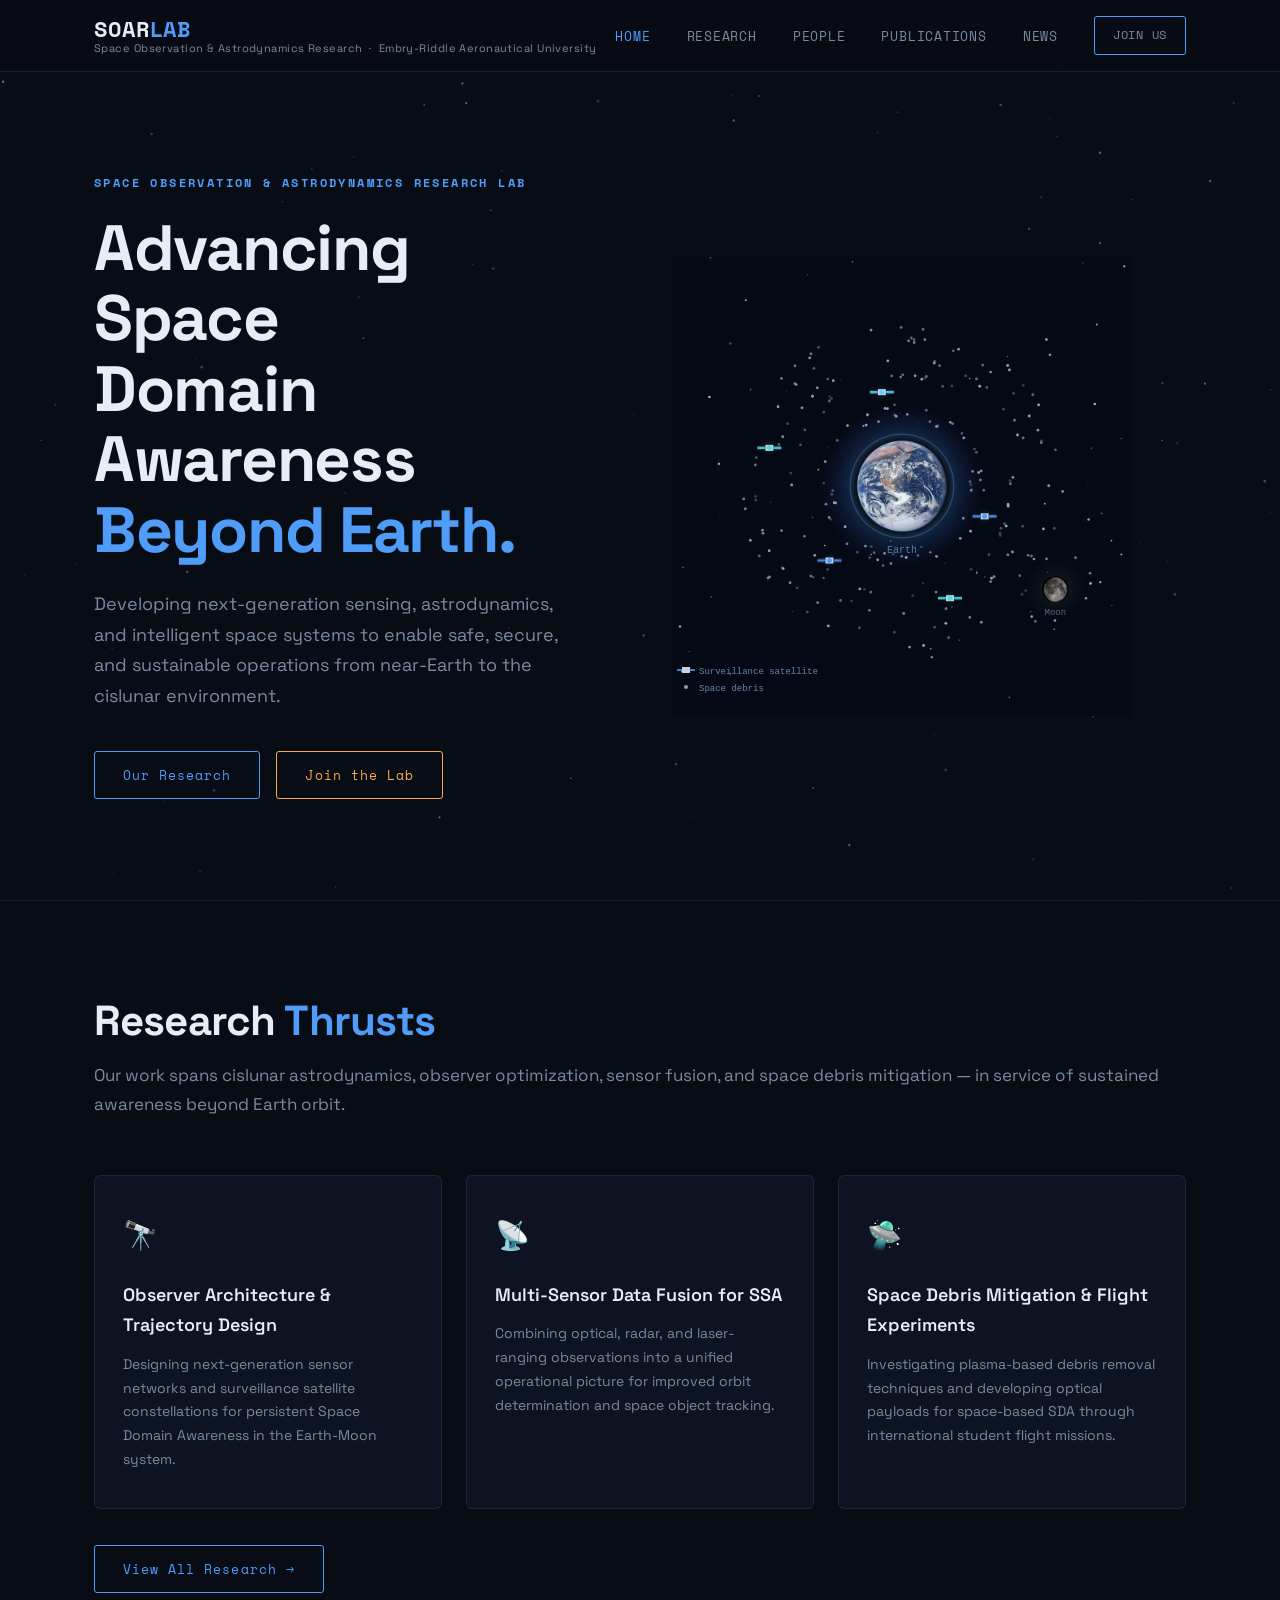
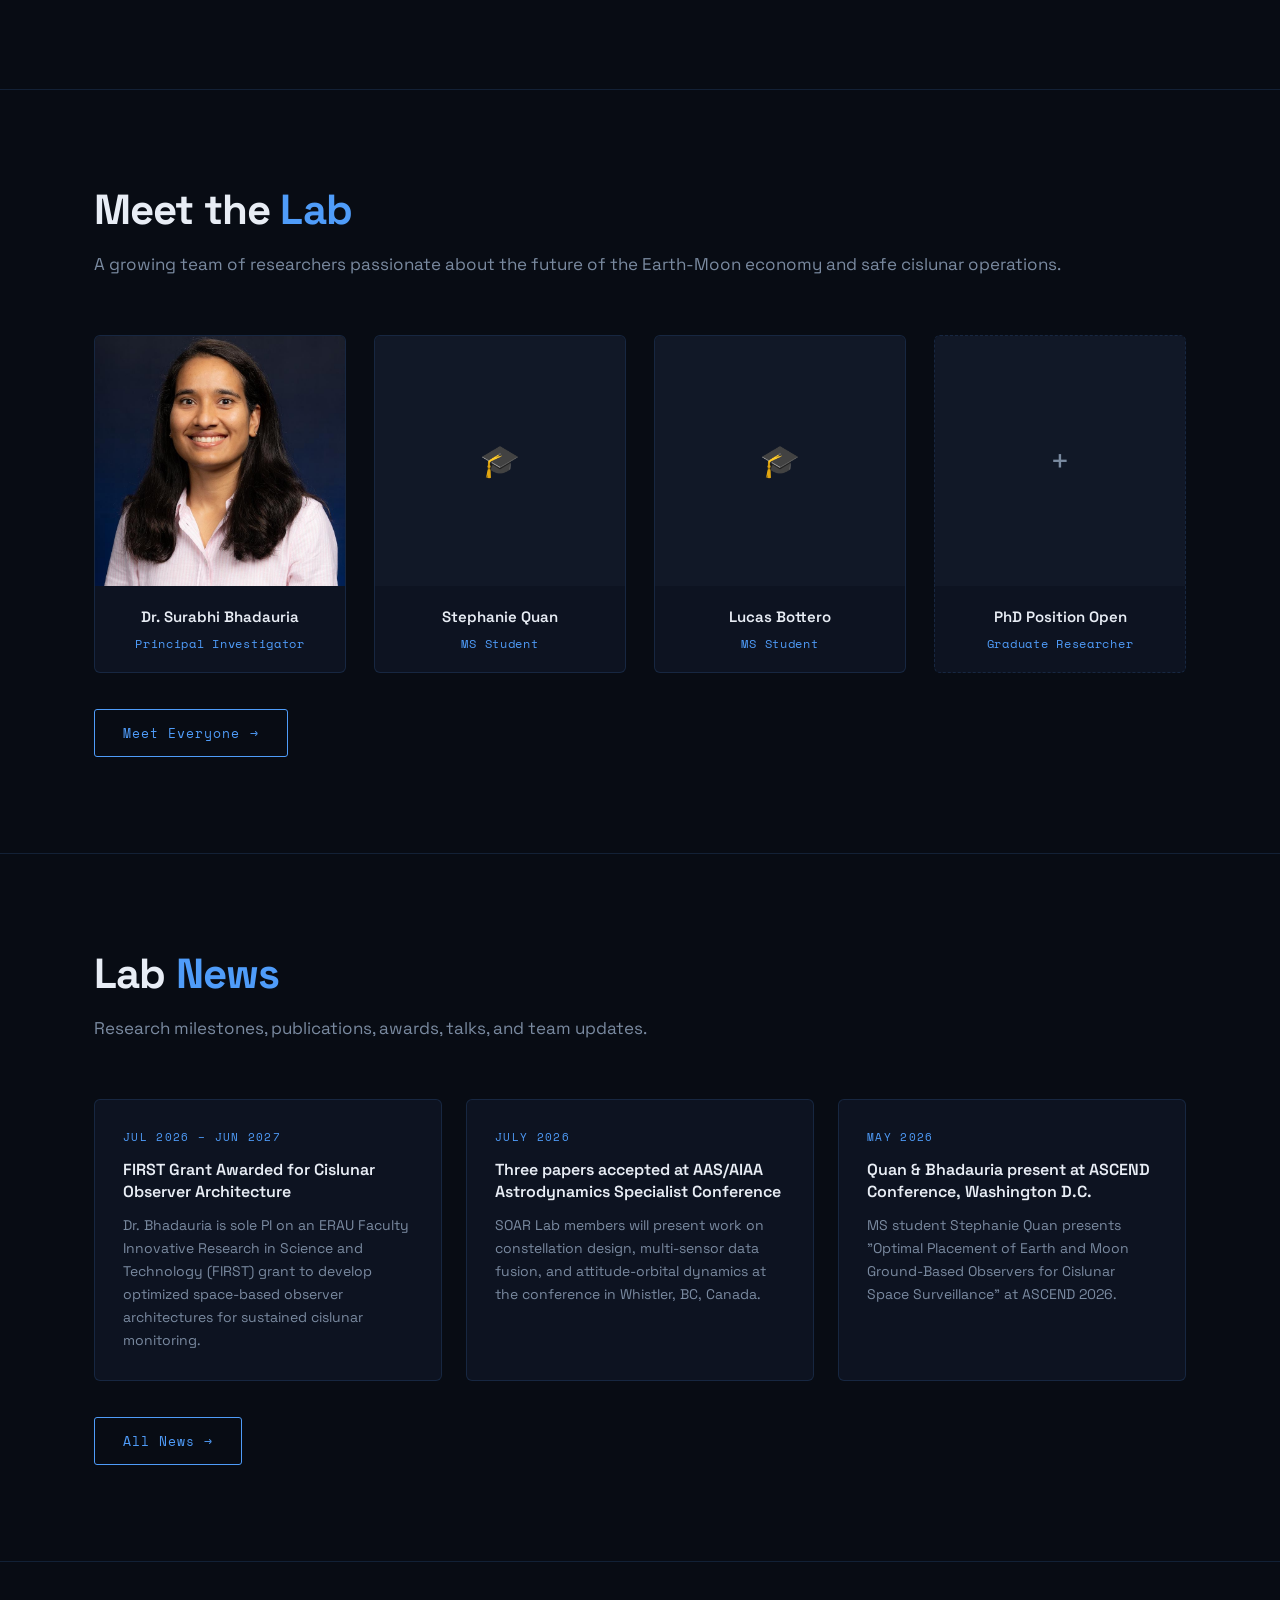
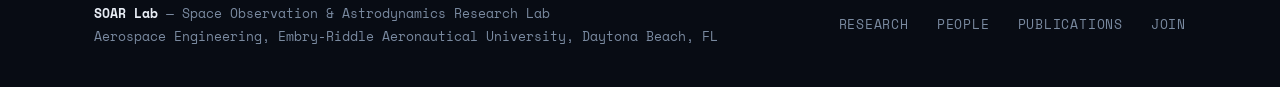
<file: index.html>
<!DOCTYPE html>
<html lang="en">
<head>
  <meta charset="UTF-8" />
  <meta name="viewport" content="width=device-width, initial-scale=1.0"/>
  <title>SOAR Lab @ ERAU — Space Observation & Astrodynamics Research</title>
  <meta name="description" content="Space Observation and Astrodynamics Research (SOAR) Lab at Embry-Riddle Aeronautical University."/>
  <link rel="stylesheet" href="css/style.css"/>
</head>
<body>

<canvas id="starfield"></canvas>

<!-- NAV -->
<nav>
  <div class="nav-inner">
    <a href="index.html" class="nav-logo">
      SOAR<span>LAB</span>
      <small>Space Observation &amp; Astrodynamics Research &nbsp;·&nbsp; Embry-Riddle Aeronautical University</small>
    </a>
    <ul class="nav-links">
      <li><a href="index.html">Home</a></li>
      <li><a href="pages/research.html">Research</a></li>
      <li><a href="pages/people.html">People</a></li>
      <li><a href="pages/publications.html">Publications</a></li>
      <li><a href="pages/news.html">News</a></li>
      <li><a href="pages/join.html" class="btn" style="padding:8px 18px;font-size:12px;">Join Us</a></li>
    </ul>
    <div class="nav-burger" aria-label="Toggle menu">
      <span></span><span></span><span></span>
    </div>
  </div>
</nav>

<!-- HERO -->
<section class="hero">
  <div class="container">
    <div class="hero-grid">
      <div>
        <h3 class="hero-eyebrow" style="font-size: 12px;">Space Observation &amp; Astrodynamics Research Lab</h3>
        <h1>Advancing Space<br/>Domain Awareness<br/><em>Beyond Earth.</em></h1>
        <p class="hero-sub">
          Developing next-generation sensing, astrodynamics, and intelligent space systems to enable safe, secure, and sustainable operations from near-Earth to the cislunar environment.
        </p>
        <div class="hero-cta">
          <a href="pages/research.html" class="btn">Our Research</a>
          <a href="pages/join.html" class="btn btn-gold">Join the Lab</a>
        </div>
      </div>

      <!-- ESA-style orbital animation -->
      <div id="soarAnimWrap" style="width:460px;height:460px;position:relative;flex-shrink:0;">
        <canvas id="soarAnim" width="460" height="460" style="width:460px;height:460px;display:block;"></canvas>
      </div>
      </div>
  </div>
</section>

  <hr class="divider"/>

<!-- RESEARCH PREVIEW -->
<section class="section" style="position:relative;z-index:1;">
  <div class="container">
    <div class="section-head">
      <h2>Research <span>Thrusts</span></h2>
       <p style="max-width:100%;">Our work spans cislunar astrodynamics, observer optimization, sensor fusion, and space debris mitigation — in service of sustained awareness beyond Earth orbit.</p>
    </div>
    <div class="research-grid">
      <div class="research-card">
        <span class="research-icon">🔭</span>
        <h3>Observer Architecture &amp; Trajectory Design</h3>
        <p>Designing next-generation sensor networks and surveillance satellite constellations for persistent Space Domain Awareness in the Earth-Moon system.</p>
      </div>
      <div class="research-card">
        <span class="research-icon">📡</span>
        <h3>Multi-Sensor Data Fusion for SSA</h3>
        <p>Combining optical, radar, and laser-ranging observations into a unified operational picture for improved orbit determination and space object tracking.</p>
      </div>
      <div class="research-card">
        <span class="research-icon">🛸</span>
        <h3>Space Debris Mitigation &amp; Flight Experiments</h3>
        <p>Investigating plasma-based debris removal techniques and developing optical payloads for space-based SDA through international student flight missions.</p>
      </div>
    </div>
    <div style="margin-top:36px;">
      <a href="pages/research.html" class="btn">View All Research →</a>
    </div>
  </div>
</section>

<hr class="divider"/>

<!-- TEAM PREVIEW -->
<section class="section" style="position:relative;z-index:1;">
  <div class="container">
    <div class="section-head">
      <h2>Meet the <span>Lab</span></h2>
       <p style="max-width:100%;">A growing team of researchers passionate about the future of the Earth-Moon economy and safe cislunar operations.</p>
    </div>
    <div class="team-grid">
      <div class="team-card">
        <div class="team-photo"><img src="../bhadauria.jpg" alt="Dr. Surabhi Bhadauria"/></div>
        <div class="team-info">
          <div class="team-name">Dr. Surabhi Bhadauria</div>
          <div class="team-role">Principal Investigator</div>
        </div>
      </div>
      <div class="team-card">
        <div class="team-photo" style="font-size:32px;">🎓</div>
        <div class="team-info">
          <div class="team-name">Stephanie Quan</div>
          <div class="team-role">MS Student</div>
        </div>
      </div>
      <div class="team-card">
        <div class="team-photo" style="font-size:32px;">🎓</div>
        <div class="team-info">
          <div class="team-name">Lucas Bottero</div>
          <div class="team-role">MS Student</div>
        </div>
      </div>
      <div class="team-card" style="border-style:dashed;opacity:.6;">
        <div class="team-photo" style="font-size:32px;">+</div>
        <div class="team-info">
          <div class="team-name">PhD Position Open</div>
          <div class="team-role">Graduate Researcher</div>
        </div>
      </div>
    </div>
    <div style="margin-top:36px;">
      <a href="pages/people.html" class="btn">Meet Everyone →</a>
    </div>
  </div>
</section>

<hr class="divider"/>

<!-- NEWS PREVIEW -->
<section class="section" style="position:relative;z-index:1;">
  <div class="container">
    <div class="section-head">
      <h2>Lab <span>News</span></h2>
      <p style="max-width:100%;">Research milestones, publications, awards, talks, and team updates.</p>
    </div>
    <div class="news-grid">
      <div class="news-card">
        <div class="news-date">Jul 2026 – Jun 2027</div>
        <h3>FIRST Grant Awarded for Cislunar Observer Architecture</h3>
        <p>Dr. Bhadauria is sole PI on an ERAU Faculty Innovative Research in Science and Technology (FIRST) grant to develop optimized space-based observer architectures for sustained cislunar monitoring.</p>
      </div>
      <div class="news-card">
        <div class="news-date">July 2026</div>
        <h3>Three papers accepted at AAS/AIAA Astrodynamics Specialist Conference</h3>
        <p>SOAR Lab members will present work on constellation design, multi-sensor data fusion, and attitude-orbital dynamics at the conference in Whistler, BC, Canada.</p>
      </div>
      <div class="news-card">
        <div class="news-date">May 2026</div>
        <h3>Quan &amp; Bhadauria present at ASCEND Conference, Washington D.C.</h3>
        <p>MS student Stephanie Quan presents "Optimal Placement of Earth and Moon Ground-Based Observers for Cislunar Space Surveillance" at ASCEND 2026.</p>
      </div>
    </div>
    <div style="margin-top:36px;">
      <a href="pages/news.html" class="btn">All News →</a>
    </div>
  </div>
</section>

<!-- FOOTER -->
<footer>
  <div class="container">
    <div class="footer-inner">
      <div class="footer-brand">
        <strong>SOAR Lab</strong> — Space Observation &amp; Astrodynamics Research Lab<br/>
        Aerospace Engineering, Embry-Riddle Aeronautical University, Daytona Beach, FL
      </div>
      <div class="footer-links">
        <a href="pages/research.html">Research</a>
        <a href="pages/people.html">People</a>
        <a href="pages/publications.html">Publications</a>
        <a href="pages/join.html">Join</a>
      </div>
    </div>
  </div>
</footer>

<script src="js/main.js"></script>
<script>
(function() {
  var canvas = document.getElementById('soarAnim');
  if (!canvas) return;
  var ctx = canvas.getContext('2d');
  var W = 460, H = 460;
  var t = 0;
  var startMs = Date.now();

  var CX = 230, CY = 230;
  var ER = 52;
  var MR = 14;
  var MOON_R = 185;
  var MOON_PERIOD = 28;

  // Load real Earth and Moon images
  var earthImg = new Image();
  earthImg.src = '[data-uri]';
  var moonImg = new Image();
  moonImg.src = '[data-uri]';

  // 5 surveillance satellites
  var SATS = [
    { r:88,  speed:0.55, phase:0,   color:'#4f9cf9' },
    { r:104, speed:0.38, phase:2.1, color:'#4f9cf9' },
    { r:96,  speed:0.47, phase:4.2, color:'#5bd4ff' },
    { r:122, speed:0.26, phase:1.0, color:'#4fdcdc' },
    { r:138, speed:0.19, phase:3.3, color:'#4fdcdc' },
  ];

  // Stars
  var STARS = [];
  for (var i=0;i<60;i++) {
    STARS.push({
      x:Math.random()*460, y:Math.random()*460,
      r:0.4+Math.random()*0.9,
      tw:Math.random()*Math.PI*2,
      sp:0.5+Math.random()*1.8
    });
  }

  // 200 debris around Earth
  var earthDebris = [];
  function seedEarthDebris() {
    var shells=[
      {r:70, count:28},{r:80, count:32},{r:110, count:36},
      {r:128,count:34},{r:146,count:38},{r:160,count:32},
    ];
    shells.forEach(function(sh){
      for(var i=0;i<sh.count;i++){
        earthDebris.push({
          angle:Math.random()*Math.PI*2,
          r:sh.r+(Math.random()-0.5)*5,
          speed:(Math.random()>0.5?1:-1)*(0.07+Math.random()*0.20),
          alpha:0.25+Math.random()*0.55,
        });
      }
    });
  }
  seedEarthDebris();

  // 10 debris around Moon
  var moonDebris = [];
  function seedMoonDebris() {
    for(var i=0;i<10;i++){
      moonDebris.push({
        angle:(i/10)*Math.PI*2,
        r:MR*2.2+Math.random()*MR*0.8,
        speed:(Math.random()>0.5?1:-1)*(0.25+Math.random()*0.35),
        alpha:0.5+Math.random()*0.4,
      });
    }
  }
  seedMoonDebris();

  function moonPos() {
    var el=(Date.now()-startMs)/1000;
    var a=(el/MOON_PERIOD)*Math.PI*2;
    return {x:CX+Math.cos(a)*MOON_R, y:CY+Math.sin(a)*MOON_R};
  }

  function drawMoonPath() {
    ctx.strokeStyle='rgba(92,160,255,0.09)'; ctx.lineWidth=0.7;
    ctx.setLineDash([4,7]);
    ctx.beginPath(); ctx.arc(CX,CY,MOON_R,0,Math.PI*2); ctx.stroke();
    ctx.setLineDash([]);
  }

  function drawEarth() {
    var r=ER;
    // Atmosphere glow
    var atmo=ctx.createRadialGradient(CX,CY,r*0.92,CX,CY,r*1.55);
    atmo.addColorStop(0,'rgba(80,160,255,0.22)');
    atmo.addColorStop(1,'rgba(40,100,255,0)');
    ctx.fillStyle=atmo; ctx.beginPath(); ctx.arc(CX,CY,r*1.55,0,Math.PI*2); ctx.fill();

    // Clip to circle and draw image
    ctx.save();
    ctx.beginPath(); ctx.arc(CX,CY,r,0,Math.PI*2); ctx.clip();
    if(earthImg.complete && earthImg.naturalWidth>0){
      ctx.drawImage(earthImg, CX-r, CY-r, r*2, r*2);
    } else {
      // Fallback gradient while loading
      var g=ctx.createRadialGradient(CX-14,CY-14,4,CX,CY,r);
      g.addColorStop(0,'#2e80d8'); g.addColorStop(0.5,'#154aaa'); g.addColorStop(1,'#081838');
      ctx.fillStyle=g; ctx.fillRect(CX-r,CY-r,r*2,r*2);
    }
    ctx.restore();

    // Thin atmosphere rim overlay
    var rim=ctx.createRadialGradient(CX,CY,r*0.82,CX,CY,r);
    rim.addColorStop(0,'rgba(80,160,255,0)');
    rim.addColorStop(1,'rgba(80,160,255,0.28)');
    ctx.fillStyle=rim; ctx.beginPath(); ctx.arc(CX,CY,r,0,Math.PI*2); ctx.fill();

    // Subtle specular highlight
    var hi=ctx.createRadialGradient(CX-r*0.3,CY-r*0.3,0,CX-r*0.1,CY-r*0.1,r*0.7);
    hi.addColorStop(0,'rgba(255,255,255,0.12)');
    hi.addColorStop(1,'rgba(255,255,255,0)');
    ctx.fillStyle=hi; ctx.beginPath(); ctx.arc(CX,CY,r,0,Math.PI*2); ctx.fill();

    ctx.strokeStyle='rgba(100,180,255,0.3)'; ctx.lineWidth=1;
    ctx.beginPath(); ctx.arc(CX,CY,r,0,Math.PI*2); ctx.stroke();

    // Label
    ctx.fillStyle='rgba(140,190,255,0.6)'; ctx.font='10px monospace'; ctx.textAlign='center';
    ctx.fillText('Earth', CX, CY+r+15);
    ctx.textAlign='left';
  }

  function drawMoon(mp) {
    var r=MR;
    // Subtle glow
    var gl=ctx.createRadialGradient(mp.x,mp.y,0,mp.x,mp.y,r*2.2);
    gl.addColorStop(0,'rgba(200,200,210,0.08)');
    gl.addColorStop(1,'rgba(200,200,210,0)');
    ctx.fillStyle=gl; ctx.beginPath(); ctx.arc(mp.x,mp.y,r*2.2,0,Math.PI*2); ctx.fill();

    // Clip and draw Moon image
    ctx.save();
    ctx.beginPath(); ctx.arc(mp.x,mp.y,r,0,Math.PI*2); ctx.clip();
    if(moonImg.complete && moonImg.naturalWidth>0){
      ctx.drawImage(moonImg, mp.x-r, mp.y-r, r*2, r*2);
    } else {
      var mg=ctx.createRadialGradient(mp.x-r*0.3,mp.y-r*0.3,r*0.05,mp.x,mp.y,r);
      mg.addColorStop(0,'#9aa0b2'); mg.addColorStop(1,'#282c3a');
      ctx.fillStyle=mg; ctx.fillRect(mp.x-r,mp.y-r,r*2,r*2);
    }
    ctx.restore();

    // Subtle shadow limb
    var limb=ctx.createRadialGradient(mp.x+r*0.3,mp.y+r*0.3,0,mp.x,mp.y,r);
    limb.addColorStop(0,'rgba(0,0,0,0)');
    limb.addColorStop(0.7,'rgba(0,0,0,0)');
    limb.addColorStop(1,'rgba(0,0,0,0.45)');
    ctx.fillStyle=limb; ctx.beginPath(); ctx.arc(mp.x,mp.y,r,0,Math.PI*2); ctx.fill();

    ctx.strokeStyle='rgba(160,160,180,0.2)'; ctx.lineWidth=0.6;
    ctx.beginPath(); ctx.arc(mp.x,mp.y,r,0,Math.PI*2); ctx.stroke();

    ctx.fillStyle='rgba(160,170,200,0.55)'; ctx.font='9px monospace'; ctx.textAlign='center';
    ctx.fillText('Moon', mp.x, mp.y+r+12);
    ctx.textAlign='left';
  }

  function drawEarthDebris() {
    earthDebris.forEach(function(d){
      var px=CX+Math.cos(d.angle)*d.r;
      var py=CY+Math.sin(d.angle)*d.r;
      ctx.fillStyle='rgba(200,205,218,'+d.alpha+')';
      ctx.beginPath(); ctx.arc(px,py,1.4,0,Math.PI*2); ctx.fill();
    });
  }

  function drawMoonDebris(mp) {
    moonDebris.forEach(function(d){
      var px=mp.x+Math.cos(d.angle)*d.r;
      var py=mp.y+Math.sin(d.angle)*d.r;
      ctx.fillStyle='rgba(190,195,210,'+d.alpha+')';
      ctx.beginPath(); ctx.arc(px,py,1.3,0,Math.PI*2); ctx.fill();
    });
  }

  function drawSatOrbitPath(s) {
    ctx.strokeStyle='rgba(79,156,249,0.07)'; ctx.lineWidth=0.6;
    ctx.setLineDash([3,6]);
    ctx.beginPath(); ctx.arc(CX,CY,s.r,0,Math.PI*2); ctx.stroke();
    ctx.setLineDash([]);
  }

  function getSatPos(s) {
    var a=t*s.speed+s.phase;
    return {x:CX+Math.cos(a)*s.r, y:CY+Math.sin(a)*s.r};
  }

  function drawSat(s,pos) {
    var gl=ctx.createRadialGradient(pos.x,pos.y,0,pos.x,pos.y,9);
    gl.addColorStop(0,s.color+'50'); gl.addColorStop(1,'rgba(0,0,0,0)');
    ctx.fillStyle=gl; ctx.beginPath(); ctx.arc(pos.x,pos.y,9,0,Math.PI*2); ctx.fill();
    ctx.fillStyle='#c8d0e0'; ctx.fillRect(pos.x-4,pos.y-3,8,6);
    ctx.fillStyle=s.color; ctx.beginPath(); ctx.arc(pos.x,pos.y,2.5,0,Math.PI*2); ctx.fill();
    ctx.strokeStyle=s.color+'cc'; ctx.lineWidth=2.2;
    ctx.beginPath();
    ctx.moveTo(pos.x-4,pos.y); ctx.lineTo(pos.x-12,pos.y);
    ctx.moveTo(pos.x+4,pos.y); ctx.lineTo(pos.x+12,pos.y);
    ctx.stroke();
    ctx.fillStyle=s.color+'44';
    ctx.fillRect(pos.x-12,pos.y-2,7,4);
    ctx.fillRect(pos.x+5,pos.y-2,7,4);
  }

  function drawLegend() {
    var lx=10, ly=H-46;
    ctx.font='9px monospace';
    ctx.fillStyle='#c8d0e0'; ctx.fillRect(lx,ly-3,8,6);
    ctx.strokeStyle='#4f9cf9cc'; ctx.lineWidth=2;
    ctx.beginPath(); ctx.moveTo(lx-5,ly); ctx.lineTo(lx,ly); ctx.moveTo(lx+8,ly); ctx.lineTo(lx+13,ly); ctx.stroke();
    ctx.fillStyle='rgba(160,200,240,0.65)'; ctx.fillText('Surveillance satellite',lx+17,ly+4);
    ctx.fillStyle='rgba(200,205,218,0.75)';
    ctx.beginPath(); ctx.arc(lx+4,ly+17,2,0,Math.PI*2); ctx.fill();
    ctx.fillStyle='rgba(160,200,240,0.65)'; ctx.fillText('Space debris',lx+17,ly+21);
  }

  function frame() {
    t+=0.016;
    var elapsed=(Date.now()-startMs)/1000;

    earthDebris.forEach(function(d){d.angle+=d.speed*0.016;});
    moonDebris.forEach(function(d){d.angle+=d.speed*0.016;});

    ctx.fillStyle='#050914'; ctx.fillRect(0,0,W,H);

    STARS.forEach(function(s){
      var a=0.2+0.6*Math.abs(Math.sin(elapsed*s.sp+s.tw));
      ctx.fillStyle='rgba(220,225,240,'+a+')';
      ctx.beginPath(); ctx.arc(s.x,s.y,s.r,0,Math.PI*2); ctx.fill();
    });

    var mp=moonPos();
    drawMoonPath();
    SATS.forEach(drawSatOrbitPath);
    drawEarthDebris();
    drawEarth();
    drawMoonDebris(mp);
    drawMoon(mp);
    SATS.forEach(function(s){drawSat(s,getSatPos(s));});
    drawLegend();
    requestAnimationFrame(frame);
  }

  frame();
})();
</script>
</body>
</html>
</file>
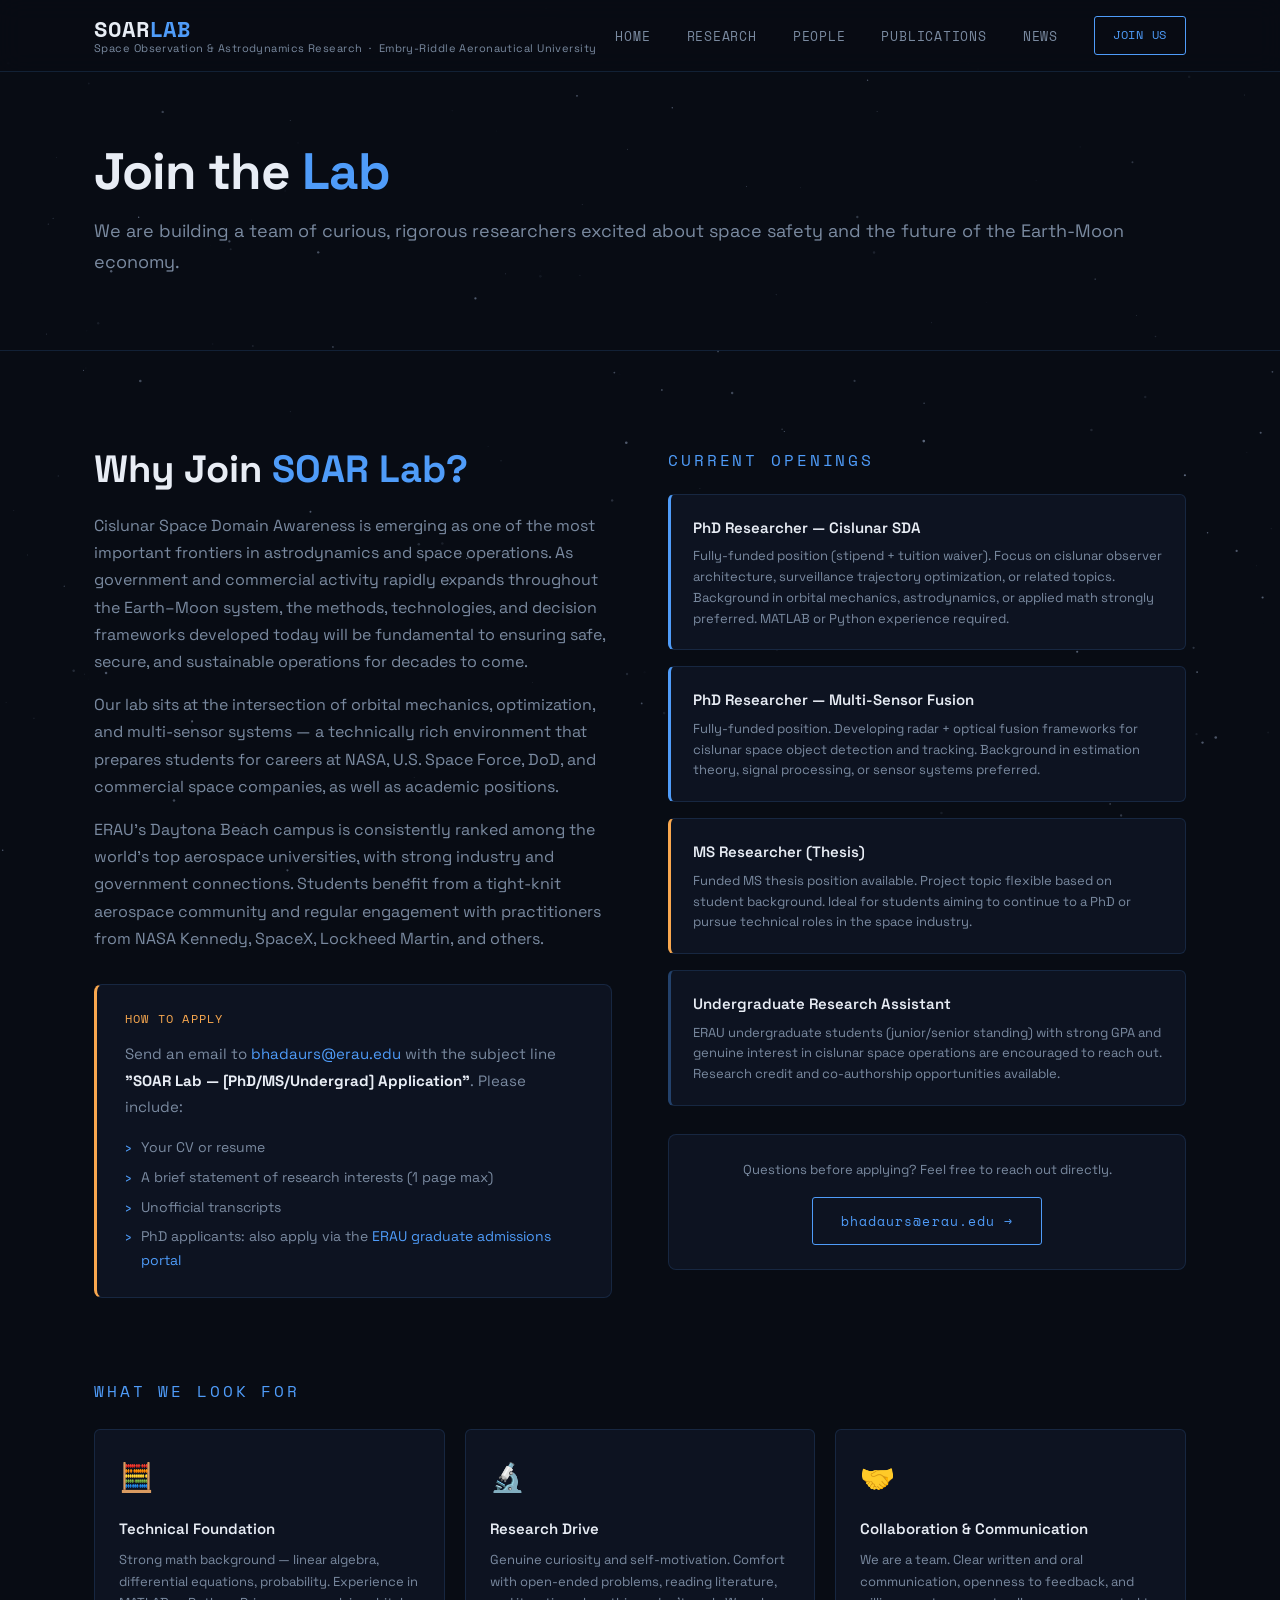
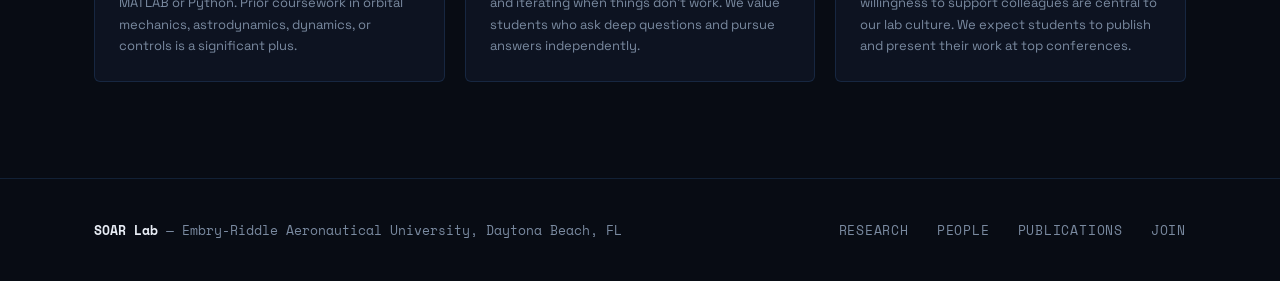
<file: pages/join.html>
<!DOCTYPE html>
<html lang="en">
<head>
  <meta charset="UTF-8"/>
  <meta name="viewport" content="width=device-width, initial-scale=1.0"/>
  <title>Join Us — SOAR Lab @ ERAU</title>
  <link rel="stylesheet" href="../css/style.css"/>
</head>
<body>
<canvas id="starfield"></canvas>

<nav>
  <div class="nav-inner">
    <a href="../index.html" class="nav-logo">SOAR<span>LAB</span><small>Space Observation &amp; Astrodynamics Research &nbsp;·&nbsp; Embry-Riddle Aeronautical University</small></a>
    <ul class="nav-links">
      <li><a href="../index.html">Home</a></li>
      <li><a href="research.html">Research</a></li>
      <li><a href="people.html">People</a></li>
      <li><a href="publications.html">Publications</a></li>
      <li><a href="news.html">News</a></li>
      <li><a href="join.html" class="btn" style="padding:8px 18px;font-size:12px;">Join Us</a></li>
    </ul>
    <div class="nav-burger"><span></span><span></span><span></span></div>
  </div>
</nav>

<div class="page-hero" style="position:relative;z-index:1;">
  <div class="container">
    <h1>Join the <span>Lab</span></h1>
    <p style="max-width:100%;">We are building a team of curious, rigorous researchers excited about space safety and the future of the Earth-Moon economy.</p>
  </div>
</div>

<section class="section" style="position:relative;z-index:1;">
  <div class="container">
    <div class="join-grid">

      <div class="join-text">
        <h2>Why Join <span style="color:var(--accent)">SOAR Lab?</span></h2>
        <p style="color:var(--text-muted);font-size:16px;margin-bottom:16px;">Cislunar Space Domain Awareness is emerging as one of the most important frontiers in astrodynamics and space operations. As government and commercial activity rapidly expands throughout the Earth–Moon system, the methods, technologies, and decision frameworks developed today will be fundamental to ensuring safe, secure, and sustainable operations for decades to come.</p>
        <p style="color:var(--text-muted);font-size:16px;margin-bottom:16px;">Our lab sits at the intersection of orbital mechanics, optimization, and multi-sensor systems — a technically rich environment that prepares students for careers at NASA, U.S. Space Force, DoD, and commercial space companies, as well as academic positions.</p>
        <p style="color:var(--text-muted);font-size:16px;margin-bottom:16px;">ERAU's Daytona Beach campus is consistently ranked among the world's top aerospace universities, with strong industry and government connections. Students benefit from a tight-knit aerospace community and regular engagement with practitioners from NASA Kennedy, SpaceX, Lockheed Martin, and others.</p>

        <div style="margin-top:32px;padding:24px 28px;background:var(--bg-card);border:1px solid var(--border);border-radius:8px;border-left:3px solid var(--accent2);">
          <p style="font-family:var(--font-mono);font-size:12px;color:var(--accent2);letter-spacing:.1em;text-transform:uppercase;margin-bottom:12px;">How to Apply</p>
          <p style="color:var(--text-muted);font-size:15px;line-height:1.75;">
            Send an email to <a href="mailto:bhadaurs@erau.edu" style="color:var(--accent);">bhadaurs@erau.edu</a> with the subject line <strong style="color:var(--text);">"SOAR Lab — [PhD/MS/Undergrad] Application"</strong>. Please include:
          </p>
          <ul style="margin-top:12px;display:flex;flex-direction:column;gap:6px;">
            <li style="font-size:14px;color:var(--text-muted);padding-left:16px;position:relative;"><span style="position:absolute;left:0;color:var(--accent);">›</span> Your CV or resume</li>
            <li style="font-size:14px;color:var(--text-muted);padding-left:16px;position:relative;"><span style="position:absolute;left:0;color:var(--accent);">›</span> A brief statement of research interests (1 page max)</li>
            <li style="font-size:14px;color:var(--text-muted);padding-left:16px;position:relative;"><span style="position:absolute;left:0;color:var(--accent);">›</span> Unofficial transcripts</li>
            <li style="font-size:14px;color:var(--text-muted);padding-left:16px;position:relative;"><span style="position:absolute;left:0;color:var(--accent);">›</span> PhD applicants: also apply via the <a href="https://erau.edu/admissions/graduate-admissions" target="_blank" style="color:var(--accent);">ERAU graduate admissions portal</a></li>
          </ul>
        </div>
      </div>

      <div>
        <span class="tag" style="margin-bottom:20px;display:block;font-size:16px">Current Openings</span>
        <div class="position-list">

          <div class="position-item">
            <h4>PhD Researcher — Cislunar SDA</h4>
            <p>Fully-funded position (stipend + tuition waiver). Focus on cislunar observer architecture, surveillance trajectory optimization, or related topics. Background in orbital mechanics, astrodynamics, or applied math strongly preferred. MATLAB or Python experience required.</p>
          </div>

          <div class="position-item">
            <h4>PhD Researcher — Multi-Sensor Fusion</h4>
            <p>Fully-funded position. Developing radar + optical fusion frameworks for cislunar space object detection and tracking. Background in estimation theory, signal processing, or sensor systems preferred.</p>
          </div>

          <div class="position-item" style="border-left-color:var(--accent2);">
            <h4>MS Researcher (Thesis)</h4>
            <p>Funded MS thesis position available. Project topic flexible based on student background. Ideal for students aiming to continue to a PhD or pursue technical roles in the space industry.</p>
          </div>

          <div class="position-item" style="border-left-color:rgba(79,156,249,.35);">
            <h4>Undergraduate Research Assistant</h4>
            <p>ERAU undergraduate students (junior/senior standing) with strong GPA and genuine interest in cislunar space operations are encouraged to reach out. Research credit and co-authorship opportunities available.</p>
          </div>

        </div>

        <div style="margin-top:28px;padding:24px;background:var(--bg-card);border:1px solid var(--border);border-radius:8px;text-align:center;">
          <p style="font-size:13px;color:var(--text-muted);margin-bottom:16px;">Questions before applying? Feel free to reach out directly.</p>
          <a href="mailto:bhadaurs@erau.edu" class="btn">bhadaurs@erau.edu →</a>
        </div>
      </div>

    </div>

    <!-- What We Look For -->
    <div style="margin-top:80px;">
      <span class="tag" style="margin-bottom:24px;display:block;font-size:16px">What We Look For</span>
      <div style="display:grid;grid-template-columns:repeat(3,1fr);gap:20px;">
        <div style="background:var(--bg-card);border:1px solid var(--border);border-radius:6px;padding:24px;">
          <div style="font-size:28px;margin-bottom:14px;">🧮</div>
          <h4 style="font-size:15px;font-weight:600;margin-bottom:8px;">Technical Foundation</h4>
          <p style="font-size:13px;color:var(--text-muted);line-height:1.65;">Strong math background — linear algebra, differential equations, probability. Experience in MATLAB or Python. Prior coursework in orbital mechanics, astrodynamics, dynamics, or controls is a significant plus.</p>
        </div>
        <div style="background:var(--bg-card);border:1px solid var(--border);border-radius:6px;padding:24px;">
          <div style="font-size:28px;margin-bottom:14px;">🔬</div>
          <h4 style="font-size:15px;font-weight:600;margin-bottom:8px;">Research Drive</h4>
          <p style="font-size:13px;color:var(--text-muted);line-height:1.65;">Genuine curiosity and self-motivation. Comfort with open-ended problems, reading literature, and iterating when things don't work. We value students who ask deep questions and pursue answers independently.</p>
        </div>
        <div style="background:var(--bg-card);border:1px solid var(--border);border-radius:6px;padding:24px;">
          <div style="font-size:28px;margin-bottom:14px;">🤝</div>
          <h4 style="font-size:15px;font-weight:600;margin-bottom:8px;">Collaboration &amp; Communication</h4>
          <p style="font-size:13px;color:var(--text-muted);line-height:1.65;">We are a team. Clear written and oral communication, openness to feedback, and willingness to support colleagues are central to our lab culture. We expect students to publish and present their work at top conferences.</p>
        </div>
      </div>
    </div>

  </div>
</section>

<footer>
  <div class="container">
    <div class="footer-inner">
      <div class="footer-brand"><strong>SOAR Lab</strong> — Embry-Riddle Aeronautical University, Daytona Beach, FL</div>
      <div class="footer-links">
        <a href="research.html">Research</a>
        <a href="people.html">People</a>
        <a href="publications.html">Publications</a>
        <a href="join.html">Join</a>
      </div>
    </div>
  </div>
</footer>
<script src="../js/main.js"></script>
</body>
</html>
</file>
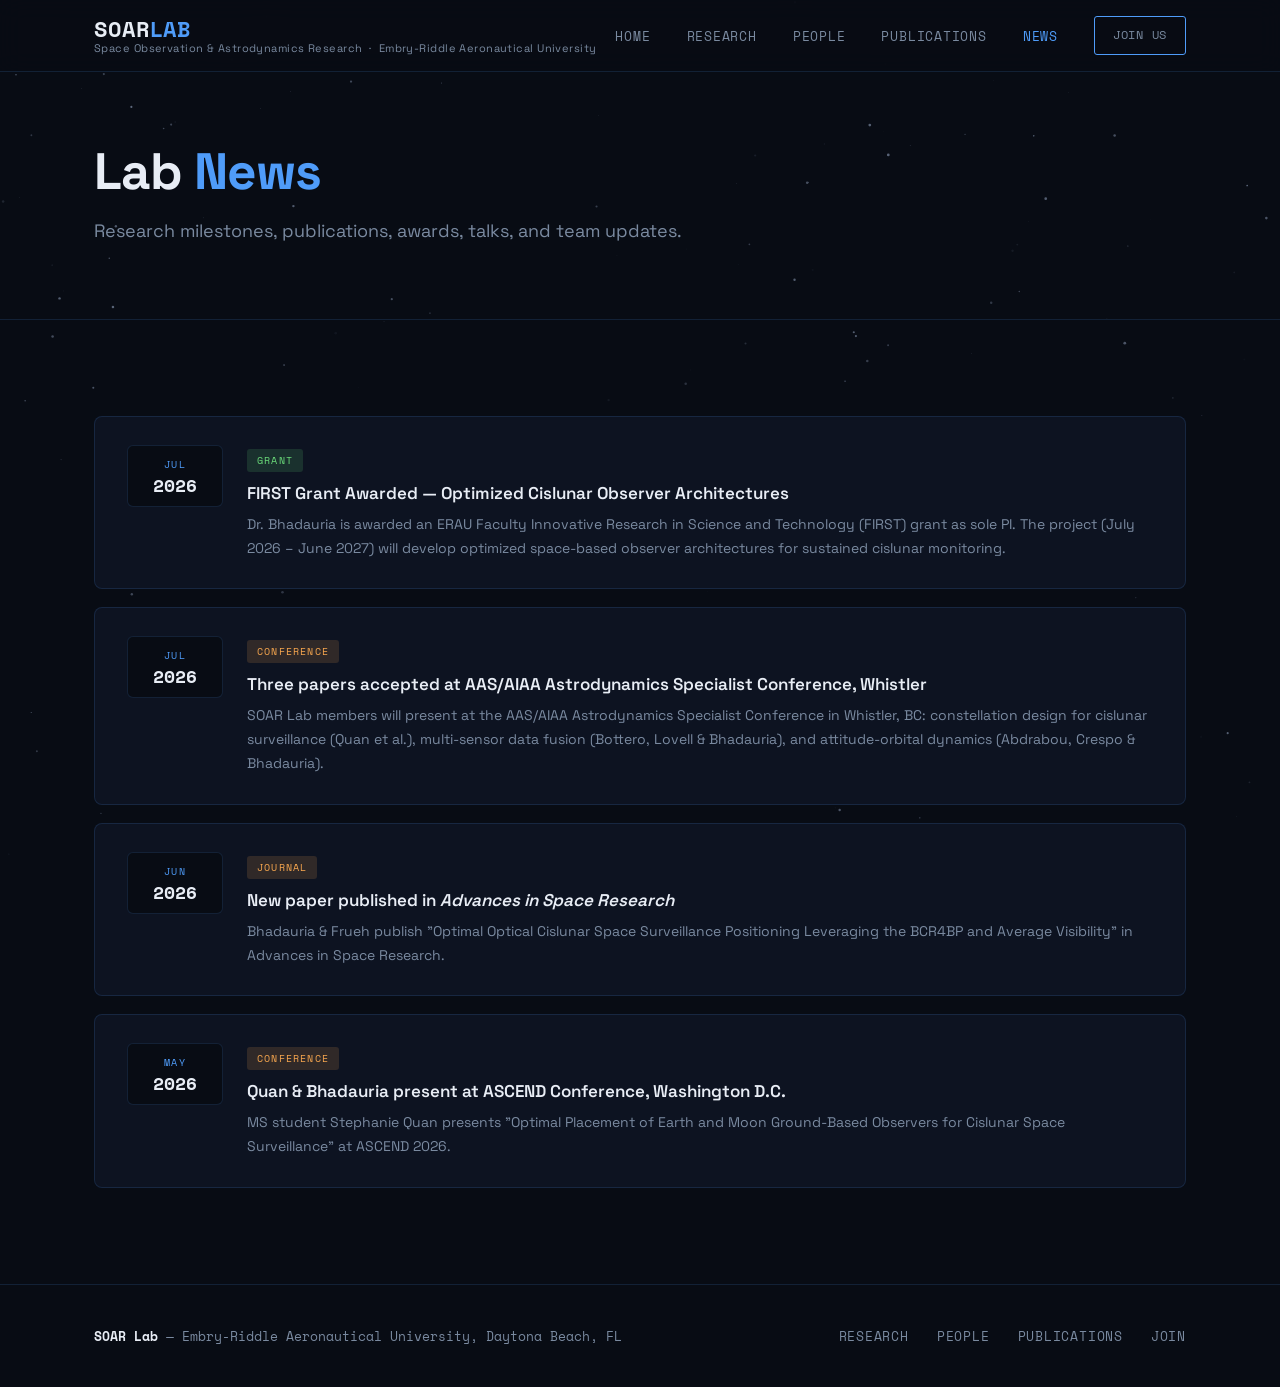
<file: pages/news.html>
<!DOCTYPE html>
<html lang="en">
<head>
  <meta charset="UTF-8"/>
  <meta name="viewport" content="width=device-width, initial-scale=1.0"/>
  <title>News — SOAR Lab @ ERAU</title>
  <link rel="stylesheet" href="../css/style.css"/>
  <style>
    .news-full-card {
      background: var(--bg-card); border: 1px solid var(--border);
      border-radius: 8px; padding: 28px 32px;
      display: grid; grid-template-columns: 96px 1fr;
      gap: 24px; align-items: start; transition: border-color .3s;
    }
    .news-full-card:hover { border-color: var(--accent); }
    .news-date-block {
      text-align: center; background: var(--bg);
      border-radius: 6px; padding: 10px 6px; border: 1px solid var(--border);
    }
    .news-date-block .month { font-family:var(--font-mono); font-size:10px; letter-spacing:.12em; color:var(--accent); text-transform:uppercase; }
    .news-date-block .year  { font-family:var(--font-mono); font-size:18px; font-weight:700; line-height:1.1; margin-top:3px; }
    .news-body h3 { font-size:17px; font-weight:600; margin-bottom:8px; line-height:1.35; }
    .news-body p  { font-size:14px; color:var(--text-muted); line-height:1.7; }
    .news-type { display:inline-block; font-family:var(--font-mono); font-size:10px; letter-spacing:.12em; text-transform:uppercase; padding:3px 10px; border-radius:3px; margin-bottom:10px; }
    .type-launch  { background:rgba(79,156,249,.15); color:var(--accent); }
    .type-paper   { background:rgba(249,168,79,.15); color:var(--accent2); }
    .type-award   { background:rgba(100,220,120,.15); color:#6bdc7a; }
    .type-hiring  { background:rgba(200,100,250,.15); color:#d07af9; }
    .type-talk    { background:rgba(79,220,220,.15); color:#4fdcdc; }
    @media(max-width:600px){ .news-full-card { grid-template-columns:1fr; } }
  </style>
</head>
<body>
<canvas id="starfield"></canvas>

<nav>
  <div class="nav-inner">
    <a href="../index.html" class="nav-logo">SOAR<span>LAB</span><small>Space Observation &amp; Astrodynamics Research &nbsp;·&nbsp; Embry-Riddle Aeronautical University</small></a>
    <ul class="nav-links">
      <li><a href="../index.html">Home</a></li>
      <li><a href="research.html">Research</a></li>
      <li><a href="people.html">People</a></li>
      <li><a href="publications.html">Publications</a></li>
      <li><a href="news.html">News</a></li>
      <li><a href="join.html" class="btn" style="padding:8px 18px;font-size:12px;">Join Us</a></li>
    </ul>
    <div class="nav-burger"><span></span><span></span><span></span></div>
  </div>
</nav>

<div class="page-hero" style="position:relative;z-index:1;">
  <div class="container">
    <h1>Lab <span>News</span></h1>
    <p style="max-width:100%;">Research milestones, publications, awards, talks, and team updates.</p>
  </div>
</div>

<section class="section" style="position:relative;z-index:1;">
  <div class="container">
    <div style="display:flex;flex-direction:column;gap:18px;">

      <div class="news-full-card">
        <div class="news-date-block"><div class="month">Jul</div><div class="year">2026</div></div>
        <div class="news-body">
          <span class="news-type type-award">Grant</span>
          <h3>FIRST Grant Awarded — Optimized Cislunar Observer Architectures</h3>
          <p>Dr. Bhadauria is awarded an ERAU Faculty Innovative Research in Science and Technology (FIRST) grant as sole PI. The project (July 2026 – June 2027) will develop optimized space-based observer architectures for sustained cislunar monitoring.</p>
        </div>
      </div>

      <div class="news-full-card">
        <div class="news-date-block"><div class="month">Jul</div><div class="year">2026</div></div>
        <div class="news-body">
          <span class="news-type type-paper">Conference</span>
          <h3>Three papers accepted at AAS/AIAA Astrodynamics Specialist Conference, Whistler</h3>
          <p>SOAR Lab members will present at the AAS/AIAA Astrodynamics Specialist Conference in Whistler, BC: constellation design for cislunar surveillance (Quan et al.), multi-sensor data fusion (Bottero, Lovell &amp; Bhadauria), and attitude-orbital dynamics (Abdrabou, Crespo &amp; Bhadauria).</p>
        </div>
      </div>

      <div class="news-full-card">
        <div class="news-date-block"><div class="month">Jun</div><div class="year">2026</div></div>
        <div class="news-body">
          <span class="news-type type-paper">Journal</span>
          <h3>New paper published in <em>Advances in Space Research</em></h3>
          <p>Bhadauria &amp; Frueh publish "Optimal Optical Cislunar Space Surveillance Positioning Leveraging the BCR4BP and Average Visibility" in Advances in Space Research.</p>
        </div>
      </div>

      <div class="news-full-card">
        <div class="news-date-block"><div class="month">May</div><div class="year">2026</div></div>
        <div class="news-body">
          <span class="news-type type-paper">Conference</span>
          <h3>Quan &amp; Bhadauria present at ASCEND Conference, Washington D.C.</h3>
          <p>MS student Stephanie Quan presents "Optimal Placement of Earth and Moon Ground-Based Observers for Cislunar Space Surveillance" at ASCEND 2026.</p>
        </div>
      </div>

    </div>
  </div>
</section>

<footer>
  <div class="container">
    <div class="footer-inner">
      <div class="footer-brand"><strong>SOAR Lab</strong> — Embry-Riddle Aeronautical University, Daytona Beach, FL</div>
      <div class="footer-links">
        <a href="research.html">Research</a>
        <a href="people.html">People</a>
        <a href="publications.html">Publications</a>
        <a href="join.html">Join</a>
      </div>
    </div>
  </div>
</footer>
<script src="../js/main.js"></script>
</body>
</html>
</file>
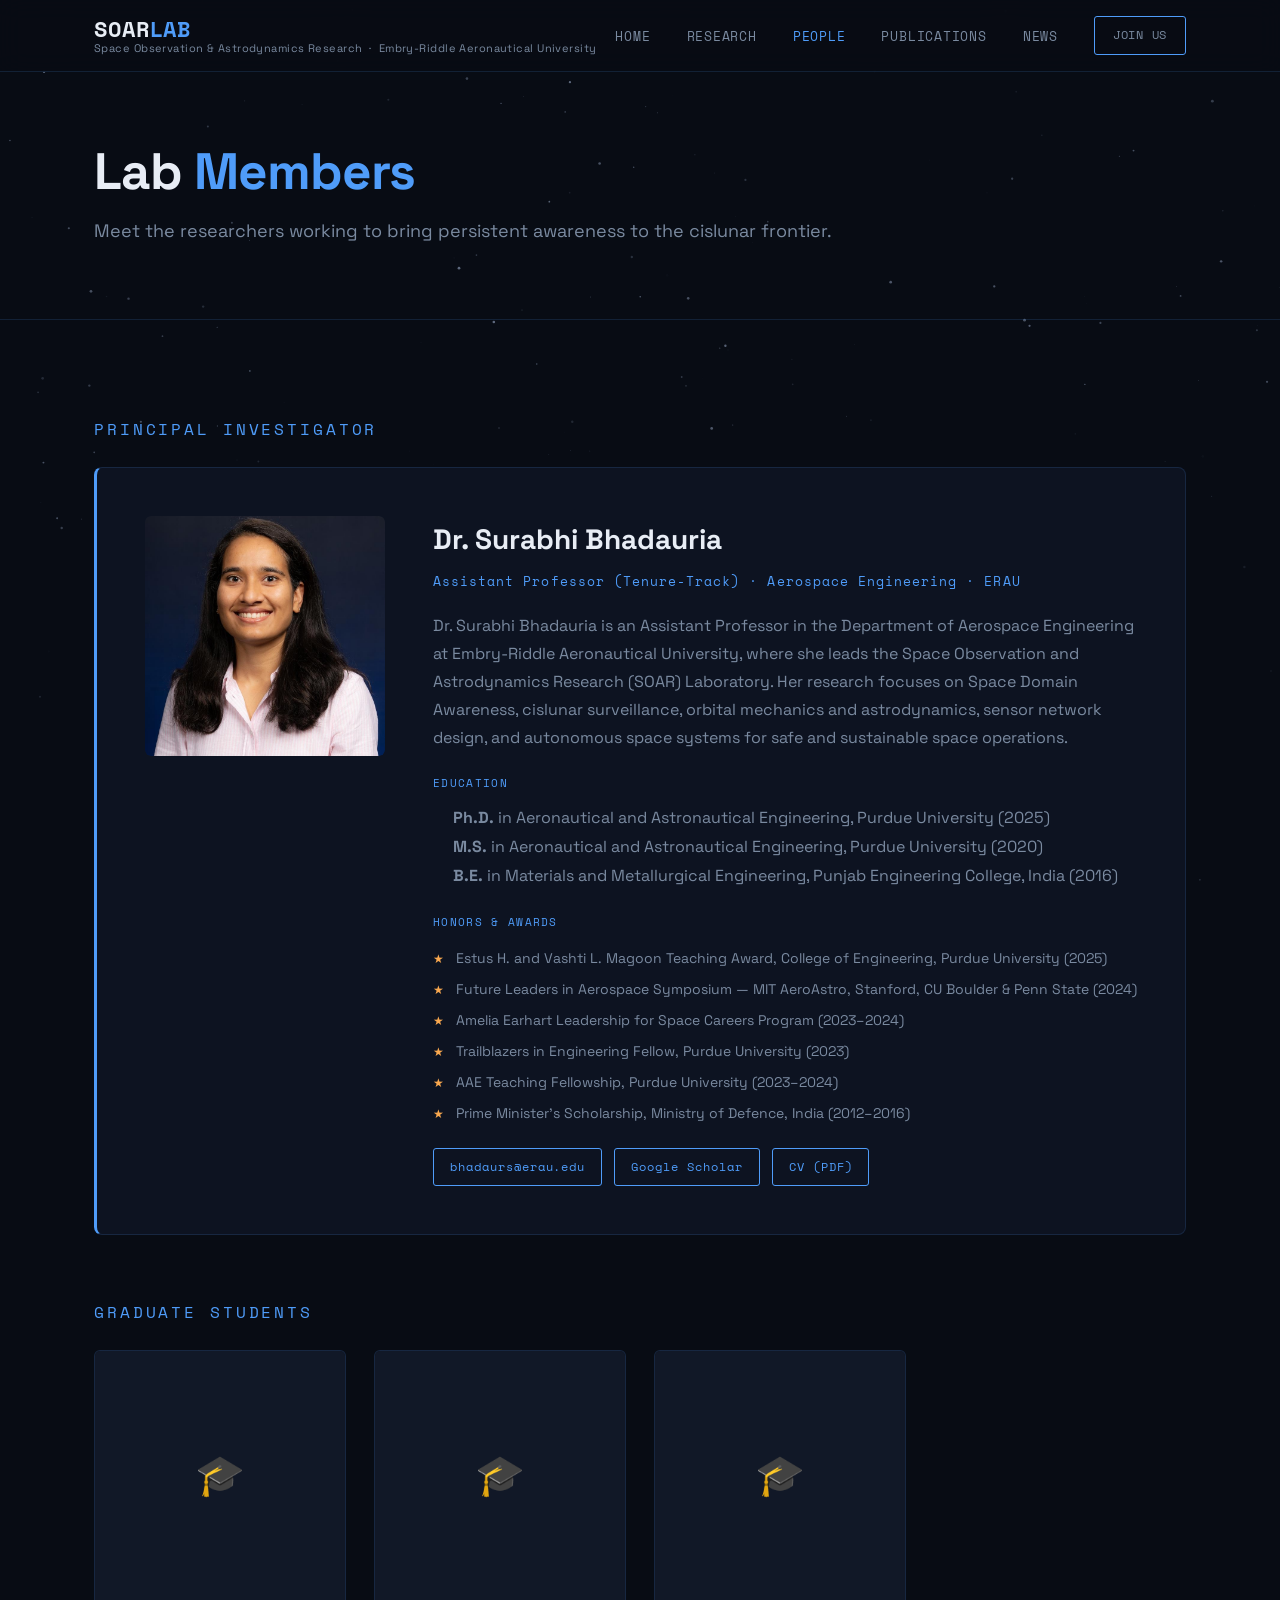
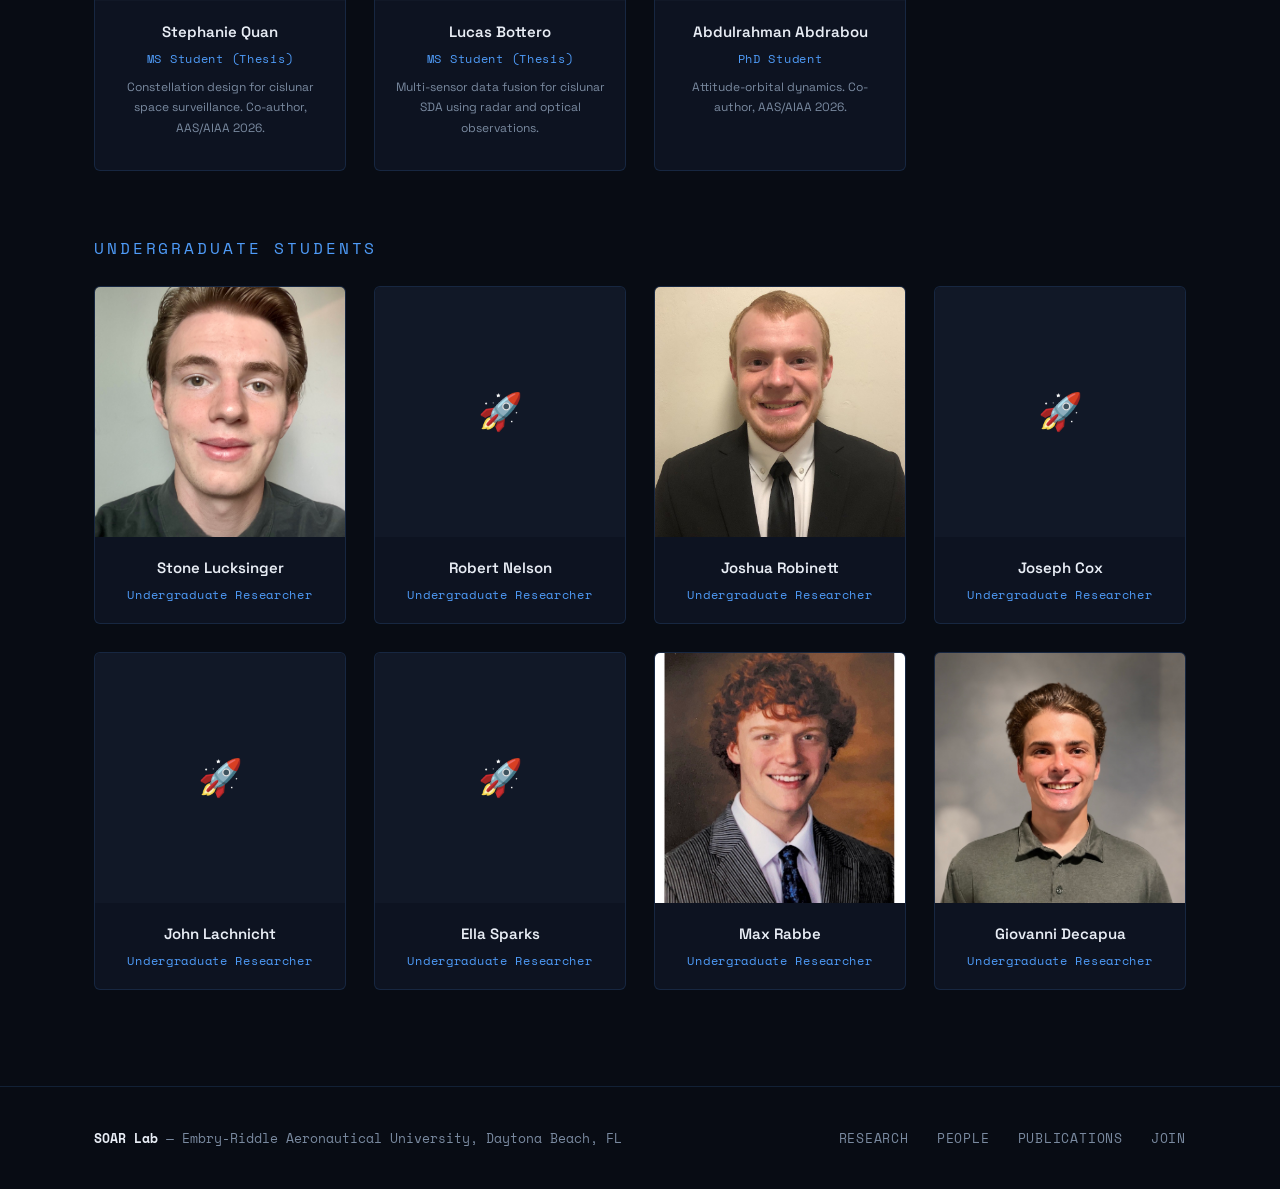
<file: pages/people.html>
<!DOCTYPE html>
<html lang="en">
<head>
  <meta charset="UTF-8"/>
  <meta name="viewport" content="width=device-width, initial-scale=1.0"/>
  <title>People — SOAR Lab @ ERAU</title>
  <link rel="stylesheet" href="../css/style.css"/>
  <style>
    .pi-card {
      background: var(--bg-card);
      border: 1px solid var(--border);
      border-radius: 8px;
      display: grid;
      grid-template-columns: 240px 1fr;
      gap: 48px;
      padding: 48px;
      margin-bottom: 64px;
      border-left: 3px solid var(--accent);
    }
    .pi-photo {
      width: 100%; aspect-ratio: 1/1;
      background: var(--bg-card2);
      border-radius: 6px;
      display: flex; align-items: center; justify-content: center;
      font-size: 64px;
      overflow: hidden;
    }
    .pi-photo img { width:100%; height:100%; object-fit:cover; border-radius:6px; }
    .pi-info h2 { font-size:28px; font-weight:700; margin-bottom:6px; }
    .pi-title { font-family:var(--font-mono); font-size:13px; color:var(--accent); letter-spacing:.08em; margin-bottom:20px; }
    .pi-bio { color:var(--text-muted); font-size:16px; line-height:1.75; margin-bottom:14px; }
    .pi-links { display:flex; gap:12px; flex-wrap:wrap; margin-top:24px; }
    .award-list { display:flex; flex-direction:column; gap:10px; margin-top:16px; }
    .award-item {
      display:flex; gap:12px; align-items:flex-start;
      font-size:14px; color:var(--text-muted); line-height:1.5;
    }
    .award-item::before { content:"★"; color:var(--accent2); flex-shrink:0; font-size:12px; padding-top:2px; }
    @media(max-width:700px){ .pi-card { grid-template-columns:1fr; padding:28px; } }
  </style>
</head>
<body>
<canvas id="starfield"></canvas>

<nav>
  <div class="nav-inner">
    <a href="../index.html" class="nav-logo">SOAR<span>LAB</span><small>Space Observation &amp; Astrodynamics Research &nbsp;·&nbsp; Embry-Riddle Aeronautical University</small></a>
    <ul class="nav-links">
      <li><a href="../index.html">Home</a></li>
      <li><a href="research.html">Research</a></li>
      <li><a href="people.html">People</a></li>
      <li><a href="publications.html">Publications</a></li>
      <li><a href="news.html">News</a></li>
      <li><a href="join.html" class="btn" style="padding:8px 18px;font-size:12px;">Join Us</a></li>
    </ul>
    <div class="nav-burger"><span></span><span></span><span></span></div>
  </div>
</nav>

<div class="page-hero" style="position:relative;z-index:1;">
  <div class="container">
    <h1>Lab <span>Members</span></h1>
    <p style="max-width:100%;">Meet the researchers working to bring persistent awareness to the cislunar frontier.</p>
  </div>
</div>

<section class="section" style="position:relative;z-index:1;">
  <div class="container">

    <!-- PI -->
    <span class="tag" style="margin-bottom:24px; font-size:16px;">Principal Investigator</span>
    <div class="pi-card">
      <div>
        <div class="pi-photo"><img src="../bhadauria.jpg" alt="Dr. Surabhi Bhadauria"/></div>
        <!-- Replace emoji above with: <div class="pi-photo"><img src="../images/bhadauria.jpg" alt="Dr. Surabhi Bhadauria"/></div> -->
      </div>
      <div class="pi-info">
        <h2>Dr. Surabhi Bhadauria</h2>
        <div class="pi-title">Assistant Professor (Tenure-Track) · Aerospace Engineering · ERAU</div>
      <p class="pi-bio">
  Dr. Surabhi Bhadauria is an Assistant Professor in the Department of Aerospace Engineering at Embry-Riddle Aeronautical University, where she leads the Space Observation and Astrodynamics Research (SOAR) Laboratory. Her research focuses on Space Domain Awareness, cislunar surveillance, orbital mechanics and astrodynamics, sensor network design, and autonomous space systems for safe and sustainable space operations.
</p>

<div style="margin:22px 0;">
  <p style="font-family:var(--font-mono);font-size:11px;letter-spacing:.12em;color:var(--accent);text-transform:uppercase;margin-bottom:12px;">
    Education
  </p>

  <ul style="color:var(--text-muted);line-height:1.8;padding-left:20px;">
    <li><strong>Ph.D.</strong> in Aeronautical and Astronautical Engineering, Purdue University (2025)</li>
    <li><strong>M.S.</strong> in Aeronautical and Astronautical Engineering, Purdue University (2020)</li>
    <li><strong>B.E.</strong> in Materials and Metallurgical Engineering, Punjab Engineering College, India (2016)</li>
  </ul>
</div>
      

        <div style="margin-top:20px;">
          <p style="font-family:var(--font-mono);font-size:11px;letter-spacing:.12em;color:var(--accent);text-transform:uppercase;margin-bottom:12px;">Honors &amp; Awards</p>
          <div class="award-list">
            <div class="award-item">Estus H. and Vashti L. Magoon Teaching Award, College of Engineering, Purdue University (2025)</div>
            <div class="award-item">Future Leaders in Aerospace Symposium — MIT AeroAstro, Stanford, CU Boulder &amp; Penn State (2024)</div>
            <div class="award-item">Amelia Earhart Leadership for Space Careers Program (2023–2024)</div>
            <div class="award-item">Trailblazers in Engineering Fellow, Purdue University (2023)</div>
            <div class="award-item">AAE Teaching Fellowship, Purdue University (2023–2024)</div>
            <div class="award-item">Prime Minister's Scholarship, Ministry of Defence, India (2012–2016)</div>
          </div>
        </div>

        <div class="pi-links">
          <a href="mailto:bhadaurs@erau.edu" class="btn" style="font-size:12px;padding:8px 16px;">bhadaurs@erau.edu</a>
          <a href="https://scholar.google.com/citations?user=-KgTxSkAAAAJ&hl=en"
   target="_blank"
   rel="noopener noreferrer"
   class="btn"
   style="font-size:12px;padding:8px 16px;">
   Google Scholar
</a>
          <a href="../SB_CV_full.pdf"
    class="btn"
   target="_blank"
   style="font-size:12px;padding:8px 16px;">
   CV (PDF)
</a>
        </div>
      </div>
    </div>

    <!-- Graduate Students -->
    <span class="tag" style="margin-bottom:24px; font-size:16px;">Graduate Students</span>
    <div class="team-grid" style="margin-bottom:64px;">

      <div class="team-card">
        <div class="team-photo" style="font-size:40px;">🎓</div>
        <div class="team-info">
          <div class="team-name">Stephanie Quan</div>
          <div class="team-role">MS Student (Thesis)</div>
          <p style="font-size:12px;color:var(--text-muted);margin-top:8px;padding:0 4px 14px;">Constellation design for cislunar space surveillance. Co-author, AAS/AIAA 2026.</p>
        </div>
      </div>

      <div class="team-card">
        <div class="team-photo" style="font-size:40px;">🎓</div>
        <div class="team-info">
          <div class="team-name">Lucas Bottero</div>
          <div class="team-role">MS Student (Thesis)</div>
          <p style="font-size:12px;color:var(--text-muted);margin-top:8px;padding:0 4px 14px;">Multi-sensor data fusion for cislunar SDA using radar and optical observations.</p>
        </div>
      </div>

     <!-- <div class="team-card">
        <div class="team-photo" style="font-size:40px;">🎓</div>
        <div class="team-info">
          <div class="team-name">Jacob Blanton</div>
          <div class="team-role">MS Student (Thesis)</div>
          <p style="font-size:12px;color:var(--text-muted);margin-top:8px;padding:0 4px 14px;"> </p>
        </div>
      </div> -->

      <div class="team-card">
        <div class="team-photo" style="font-size:40px;">🎓</div>
        <div class="team-info">
          <div class="team-name">Abdulrahman Abdrabou</div>
          <div class="team-role">PhD Student</div>
          <p style="font-size:12px;color:var(--text-muted);margin-top:8px;padding:0 4px 14px;">Attitude-orbital dynamics. Co-author, AAS/AIAA 2026.</p>
        </div>
      </div>

    <!--   <div class="team-card" style="border-style:dashed;opacity:.6;">
        <div class="team-photo" style="font-size:40px;">+</div>
        <div class="team-info">
          <div class="team-name">PhD Position Open</div>
          <div class="team-role">Graduate Researcher</div>
          <p style="font-size:12px;color:var(--text-muted);margin-top:8px;padding:0 4px 14px;">See <a href="join.html" style="color:var(--accent);">Join Us</a> for details.</p>
        </div>
      </div> -->

    </div>

    <!-- Undergrad Researchers -->
    <span class="tag" style="margin-bottom:24px; font-size:16px;">Undergraduate Students</span>
    <div class="team-grid">
      <div class="team-card"><div class="team-photo" style="font-size:36px;"><img src="../Lucksinger_Headshot.jpeg" alt="Stone Lucksinger"/></div><div class="team-info"><div class="team-name">Stone Lucksinger</div><div class="team-role">Undergraduate Researcher</div></div></div>
      <div class="team-card"><div class="team-photo" style="font-size:36px;">🚀</div><div class="team-info"><div class="team-name">Robert Nelson</div><div class="team-role">Undergraduate Researcher</div></div></div>
      <div class="team-card"><div class="team-photo" style="font-size:36px;"><img src="../Joshua_Headshot.jpg" alt="Joshua Robinett"/></div><div class="team-info"><div class="team-name">Joshua Robinett</div><div class="team-role">Undergraduate Researcher</div></div></div>
      <div class="team-card"><div class="team-photo" style="font-size:36px;">🚀</div><div class="team-info"><div class="team-name">Joseph Cox</div><div class="team-role">Undergraduate Researcher</div></div></div>
      <div class="team-card"><div class="team-photo" style="font-size:36px;">🚀</div><div class="team-info"><div class="team-name">John Lachnicht</div><div class="team-role">Undergraduate Researcher</div></div></div>
      <div class="team-card"><div class="team-photo" style="font-size:36px;">🚀</div><div class="team-info"><div class="team-name">Ella Sparks</div><div class="team-role">Undergraduate Researcher</div></div></div>
      <div class="team-card"><div class="team-photo" style="font-size:36px;"><img src="../Max_Headshot.jpg" alt="Max Rabbe"/></div><div class="team-info"><div class="team-name">Max Rabbe</div><div class="team-role">Undergraduate Researcher</div></div></div>
      <div class="team-card"><div class="team-photo" style="font-size:36px;"><img src="../Gio_Headshot.jpeg" alt="Giovanni Decapua"/></div><div class="team-info"><div class="team-name">Giovanni Decapua</div><div class="team-role">Undergraduate Researcher</div></div></div>
    </div>

  </div>
</section>

<footer>
  <div class="container">
    <div class="footer-inner">
      <div class="footer-brand"><strong>SOAR Lab</strong> — Embry-Riddle Aeronautical University, Daytona Beach, FL</div>
      <div class="footer-links">
        <a href="research.html">Research</a>
        <a href="people.html">People</a>
        <a href="publications.html">Publications</a>
        <a href="join.html">Join</a>
      </div>
    </div>
  </div>
</footer>
<script src="../js/main.js"></script>
</body>
</html>
</file>
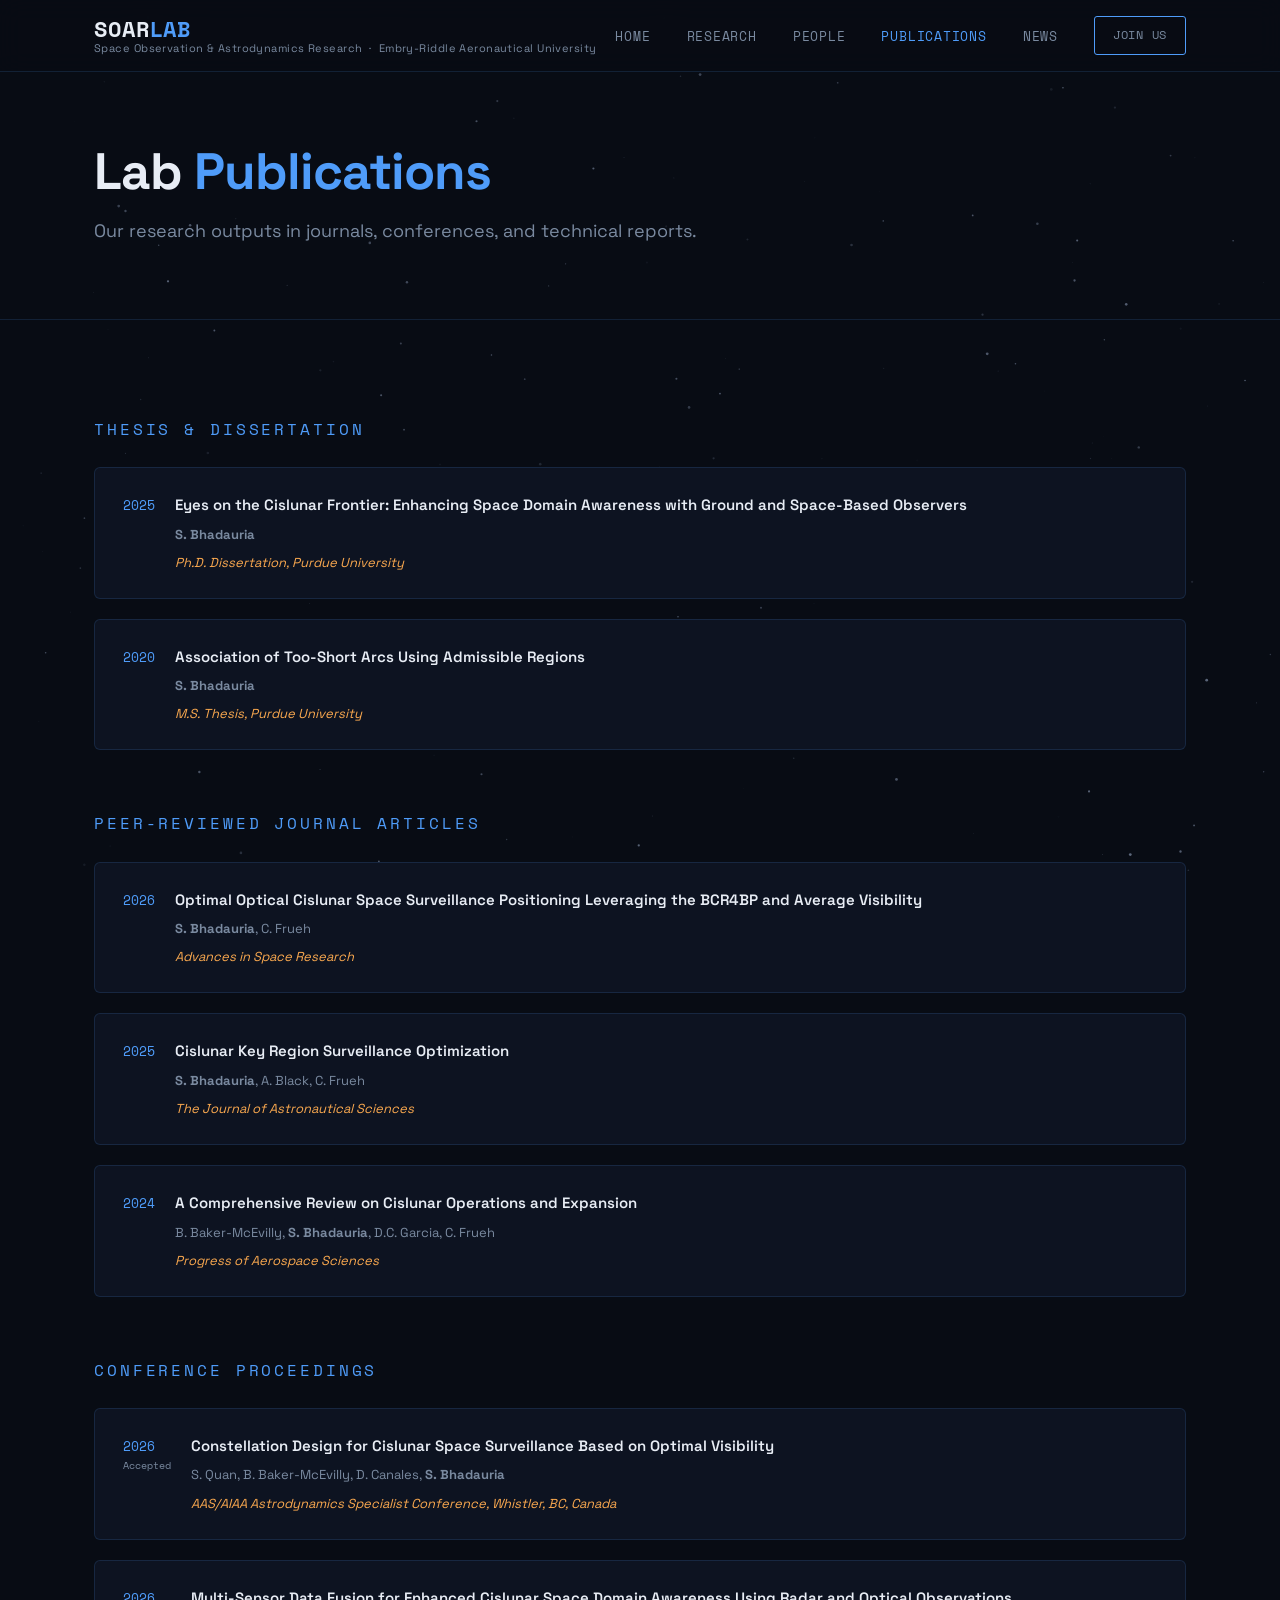
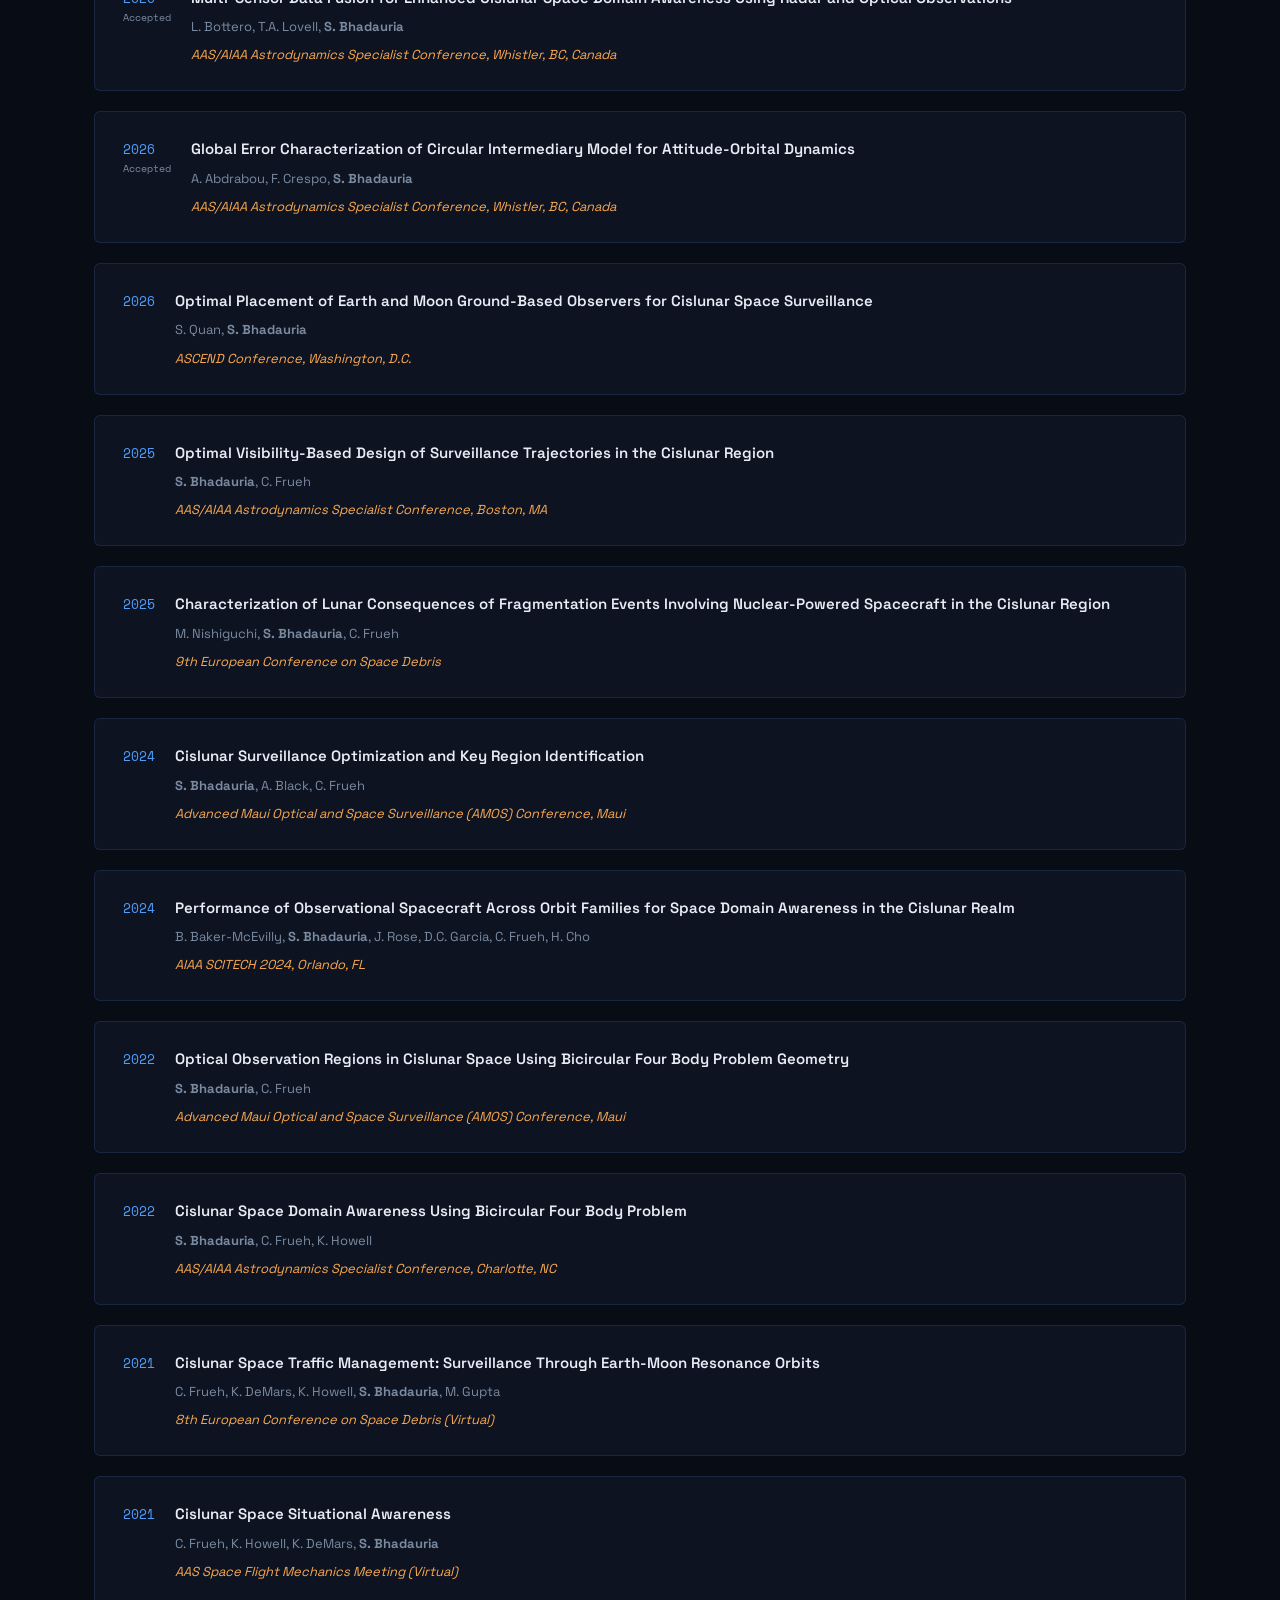
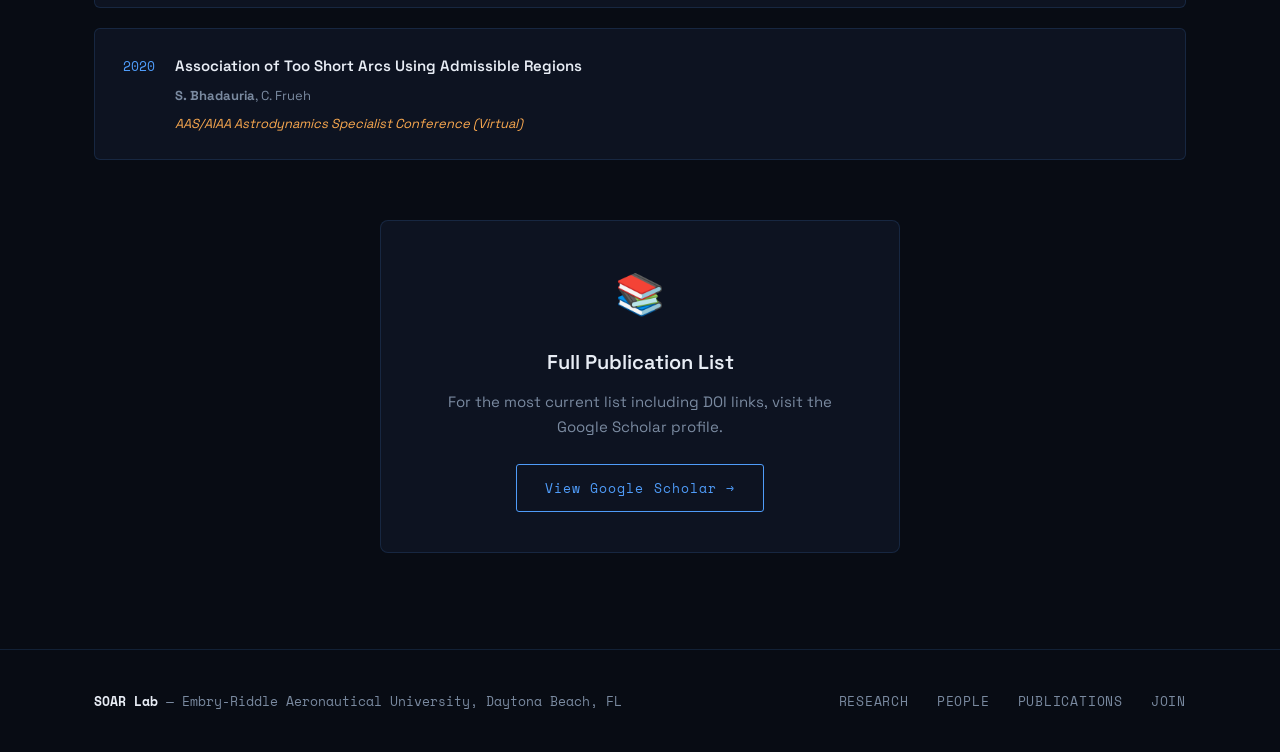
<file: pages/publications.html>
<!DOCTYPE html>
<html lang="en">
<head>
  <meta charset="UTF-8"/>
  <meta name="viewport" content="width=device-width, initial-scale=1.0"/>
  <title>Publications — SOAR Lab @ ERAU</title>
  <link rel="stylesheet" href="../css/style.css"/>
</head>
<body>
<canvas id="starfield"></canvas>

<nav>
  <div class="nav-inner">
    <a href="../index.html" class="nav-logo">SOAR<span>LAB</span><small>Space Observation &amp; Astrodynamics Research &nbsp;·&nbsp; Embry-Riddle Aeronautical University</small></a>
    <ul class="nav-links">
      <li><a href="../index.html">Home</a></li>
      <li><a href="research.html">Research</a></li>
      <li><a href="people.html">People</a></li>
      <li><a href="publications.html">Publications</a></li>
      <li><a href="news.html">News</a></li>
      <li><a href="join.html" class="btn" style="padding:8px 18px;font-size:12px;">Join Us</a></li>
    </ul>
    <div class="nav-burger"><span></span><span></span><span></span></div>
  </div>
</nav>

<div class="page-hero" style="position:relative;z-index:1;">
  <div class="container">
    <h1>Lab <span>Publications</span></h1>
    <p style="max-width:100%;">Our research outputs in journals, conferences, and technical reports.</p>
  </div>
</div>

<section class="section" style="position:relative;z-index:1;">
  <div class="container">

    <!-- Thesis / Dissertation -->
    <div style="margin-bottom:60px;">
      <span class="tag" style="display:block;margin-bottom:24px;font-size:16px">Thesis &amp; Dissertation</span>
      <div class="pub-list">
        <div class="pub-item">
          <div class="pub-year">2025</div>
          <div>
            <div class="pub-title">Eyes on the Cislunar Frontier: Enhancing Space Domain Awareness with Ground and Space-Based Observers</div>
            <div class="pub-authors"><strong>S. Bhadauria</strong></div>
            <div class="pub-journal">Ph.D. Dissertation, Purdue University</div>
          </div>
        </div>
        <div class="pub-item">
          <div class="pub-year">2020</div>
          <div>
            <div class="pub-title">Association of Too-Short Arcs Using Admissible Regions</div>
            <div class="pub-authors"><strong>S. Bhadauria</strong></div>
            <div class="pub-journal">M.S. Thesis, Purdue University</div>
          </div>
        </div>
      </div>
    </div>

    <!-- Journal Articles -->
    <div style="margin-bottom:60px;">
      <span class="tag" style="display:block;margin-bottom:24px;font-size:16px">Peer-Reviewed Journal Articles</span>
      <div class="pub-list">

       <!-- <div class="pub-item">
          <div class="pub-year">2026 <span style="font-size:10px;display:block;color:var(--text-muted);">In review</span></div>
          <div>
            <div class="pub-title">Secular Attitude Dynamics of an Axisymmetric Rigid Body in a Circular Orbit</div>
            <div class="pub-authors">J.L. Zapata, E.A. Turner, A. Abdrabou, <strong>S. Bhadauria</strong>, F. Crespo</div>
            <div class="pub-journal">Journal of Astronautical Sciences</div>
          </div>
        </div>-->

        <div class="pub-item">
          <div class="pub-year">2026</div>
          <div>
            <div class="pub-title">Optimal Optical Cislunar Space Surveillance Positioning Leveraging the BCR4BP and Average Visibility</div>
            <div class="pub-authors"><strong>S. Bhadauria</strong>, C. Frueh</div>
            <div class="pub-journal">Advances in Space Research</div>
          </div>
        </div>

        <div class="pub-item">
          <div class="pub-year">2025</div>
          <div>
            <div class="pub-title">Cislunar Key Region Surveillance Optimization</div>
            <div class="pub-authors"><strong>S. Bhadauria</strong>, A. Black, C. Frueh</div>
            <div class="pub-journal">The Journal of Astronautical Sciences</div>
          </div>
        </div>

        <div class="pub-item">
          <div class="pub-year">2024</div>
          <div>
            <div class="pub-title">A Comprehensive Review on Cislunar Operations and Expansion</div>
            <div class="pub-authors">B. Baker-McEvilly, <strong>S. Bhadauria</strong>, D.C. Garcia, C. Frueh</div>
            <div class="pub-journal">Progress of Aerospace Sciences</div>
          </div>
        </div>

      </div>
    </div>

    <!-- Conference Papers -->
    <div style="margin-bottom:60px;">
      <span class="tag" style="display:block;margin-bottom:24px;font-size:16px">Conference Proceedings</span>
      <div class="pub-list">

        <div class="pub-item">
          <div class="pub-year">2026 <span style="font-size:10px;display:block;color:var(--text-muted);">Accepted</span></div>
          <div>
            <div class="pub-title">Constellation Design for Cislunar Space Surveillance Based on Optimal Visibility</div>
            <div class="pub-authors">S. Quan, B. Baker-McEvilly, D. Canales, <strong>S. Bhadauria</strong></div>
            <div class="pub-journal">AAS/AIAA Astrodynamics Specialist Conference, Whistler, BC, Canada</div>
          </div>
        </div>

        <div class="pub-item">
          <div class="pub-year">2026 <span style="font-size:10px;display:block;color:var(--text-muted);">Accepted</span></div>
          <div>
            <div class="pub-title">Multi-Sensor Data Fusion for Enhanced Cislunar Space Domain Awareness Using Radar and Optical Observations</div>
            <div class="pub-authors">L. Bottero, T.A. Lovell, <strong>S. Bhadauria</strong></div>
            <div class="pub-journal">AAS/AIAA Astrodynamics Specialist Conference, Whistler, BC, Canada</div>
          </div>
        </div>

        <div class="pub-item">
          <div class="pub-year">2026 <span style="font-size:10px;display:block;color:var(--text-muted);">Accepted</span></div>
          <div>
            <div class="pub-title">Global Error Characterization of Circular Intermediary Model for Attitude-Orbital Dynamics</div>
            <div class="pub-authors">A. Abdrabou, F. Crespo, <strong>S. Bhadauria</strong></div>
            <div class="pub-journal">AAS/AIAA Astrodynamics Specialist Conference, Whistler, BC, Canada</div>
          </div>
        </div>

        <div class="pub-item">
          <div class="pub-year">2026</div>
          <div>
            <div class="pub-title">Optimal Placement of Earth and Moon Ground-Based Observers for Cislunar Space Surveillance</div>
            <div class="pub-authors">S. Quan, <strong>S. Bhadauria</strong></div>
            <div class="pub-journal">ASCEND Conference, Washington, D.C.</div>
          </div>
        </div>

        <div class="pub-item">
          <div class="pub-year">2025</div>
          <div>
            <div class="pub-title">Optimal Visibility-Based Design of Surveillance Trajectories in the Cislunar Region</div>
            <div class="pub-authors"><strong>S. Bhadauria</strong>, C. Frueh</div>
            <div class="pub-journal">AAS/AIAA Astrodynamics Specialist Conference, Boston, MA</div>
          </div>
        </div>

        <div class="pub-item">
          <div class="pub-year">2025</div>
          <div>
            <div class="pub-title">Characterization of Lunar Consequences of Fragmentation Events Involving Nuclear-Powered Spacecraft in the Cislunar Region</div>
            <div class="pub-authors">M. Nishiguchi, <strong>S. Bhadauria</strong>, C. Frueh</div>
            <div class="pub-journal">9th European Conference on Space Debris</div>
          </div>
        </div>

        <div class="pub-item">
          <div class="pub-year">2024</div>
          <div>
            <div class="pub-title">Cislunar Surveillance Optimization and Key Region Identification</div>
            <div class="pub-authors"><strong>S. Bhadauria</strong>, A. Black, C. Frueh</div>
            <div class="pub-journal">Advanced Maui Optical and Space Surveillance (AMOS) Conference, Maui</div>
          </div>
        </div>

        <div class="pub-item">
          <div class="pub-year">2024</div>
          <div>
            <div class="pub-title">Performance of Observational Spacecraft Across Orbit Families for Space Domain Awareness in the Cislunar Realm</div>
            <div class="pub-authors">B. Baker-McEvilly, <strong>S. Bhadauria</strong>, J. Rose, D.C. Garcia, C. Frueh, H. Cho</div>
            <div class="pub-journal">AIAA SCITECH 2024, Orlando, FL</div>
          </div>
        </div>

        <div class="pub-item">
          <div class="pub-year">2022</div>
          <div>
            <div class="pub-title">Optical Observation Regions in Cislunar Space Using Bicircular Four Body Problem Geometry</div>
            <div class="pub-authors"><strong>S. Bhadauria</strong>, C. Frueh</div>
            <div class="pub-journal">Advanced Maui Optical and Space Surveillance (AMOS) Conference, Maui</div>
          </div>
        </div>

        <div class="pub-item">
          <div class="pub-year">2022</div>
          <div>
            <div class="pub-title">Cislunar Space Domain Awareness Using Bicircular Four Body Problem</div>
            <div class="pub-authors"><strong>S. Bhadauria</strong>, C. Frueh, K. Howell</div>
            <div class="pub-journal">AAS/AIAA Astrodynamics Specialist Conference, Charlotte, NC</div>
          </div>
        </div>

        <div class="pub-item">
          <div class="pub-year">2021</div>
          <div>
            <div class="pub-title">Cislunar Space Traffic Management: Surveillance Through Earth-Moon Resonance Orbits</div>
            <div class="pub-authors">C. Frueh, K. DeMars, K. Howell, <strong>S. Bhadauria</strong>, M. Gupta</div>
            <div class="pub-journal">8th European Conference on Space Debris (Virtual)</div>
          </div>
        </div>

        <div class="pub-item">
          <div class="pub-year">2021</div>
          <div>
            <div class="pub-title">Cislunar Space Situational Awareness</div>
            <div class="pub-authors">C. Frueh, K. Howell, K. DeMars, <strong>S. Bhadauria</strong></div>
            <div class="pub-journal">AAS Space Flight Mechanics Meeting (Virtual)</div>
          </div>
        </div>

        <div class="pub-item">
          <div class="pub-year">2020</div>
          <div>
            <div class="pub-title">Association of Too Short Arcs Using Admissible Regions</div>
            <div class="pub-authors"><strong>S. Bhadauria</strong>, C. Frueh</div>
            <div class="pub-journal">AAS/AIAA Astrodynamics Specialist Conference (Virtual)</div>
          </div>
        </div>

      </div>
    </div>

    <!-- Google Scholar CTA -->
    <div style="background:var(--bg-card);border:1px solid var(--border);border-radius:8px;padding:40px;text-align:center;max-width:520px;margin:0 auto;">
      <div style="font-size:40px;margin-bottom:16px;">📚</div>
      <h3 style="font-size:20px;font-weight:600;margin-bottom:10px;">Full Publication List</h3>
      <p style="color:var(--text-muted);font-size:15px;margin-bottom:24px;">For the most current list including DOI links, visit the Google Scholar profile.</p>
      <a href="https://scholar.google.com/citations?user=-KgTxSkAAAAJ&hl=en" class="btn">View Google Scholar →</a>
    </div>
    
  </div>
</section>

<footer>
  <div class="container">
    <div class="footer-inner">
      <div class="footer-brand"><strong>SOAR Lab</strong> — Embry-Riddle Aeronautical University, Daytona Beach, FL</div>
      <div class="footer-links">
        <a href="research.html">Research</a>
        <a href="people.html">People</a>
        <a href="publications.html">Publications</a>
        <a href="join.html">Join</a>
      </div>
    </div>
  </div>
</footer>
<script src="../js/main.js"></script>
</body>
</html>
</file>
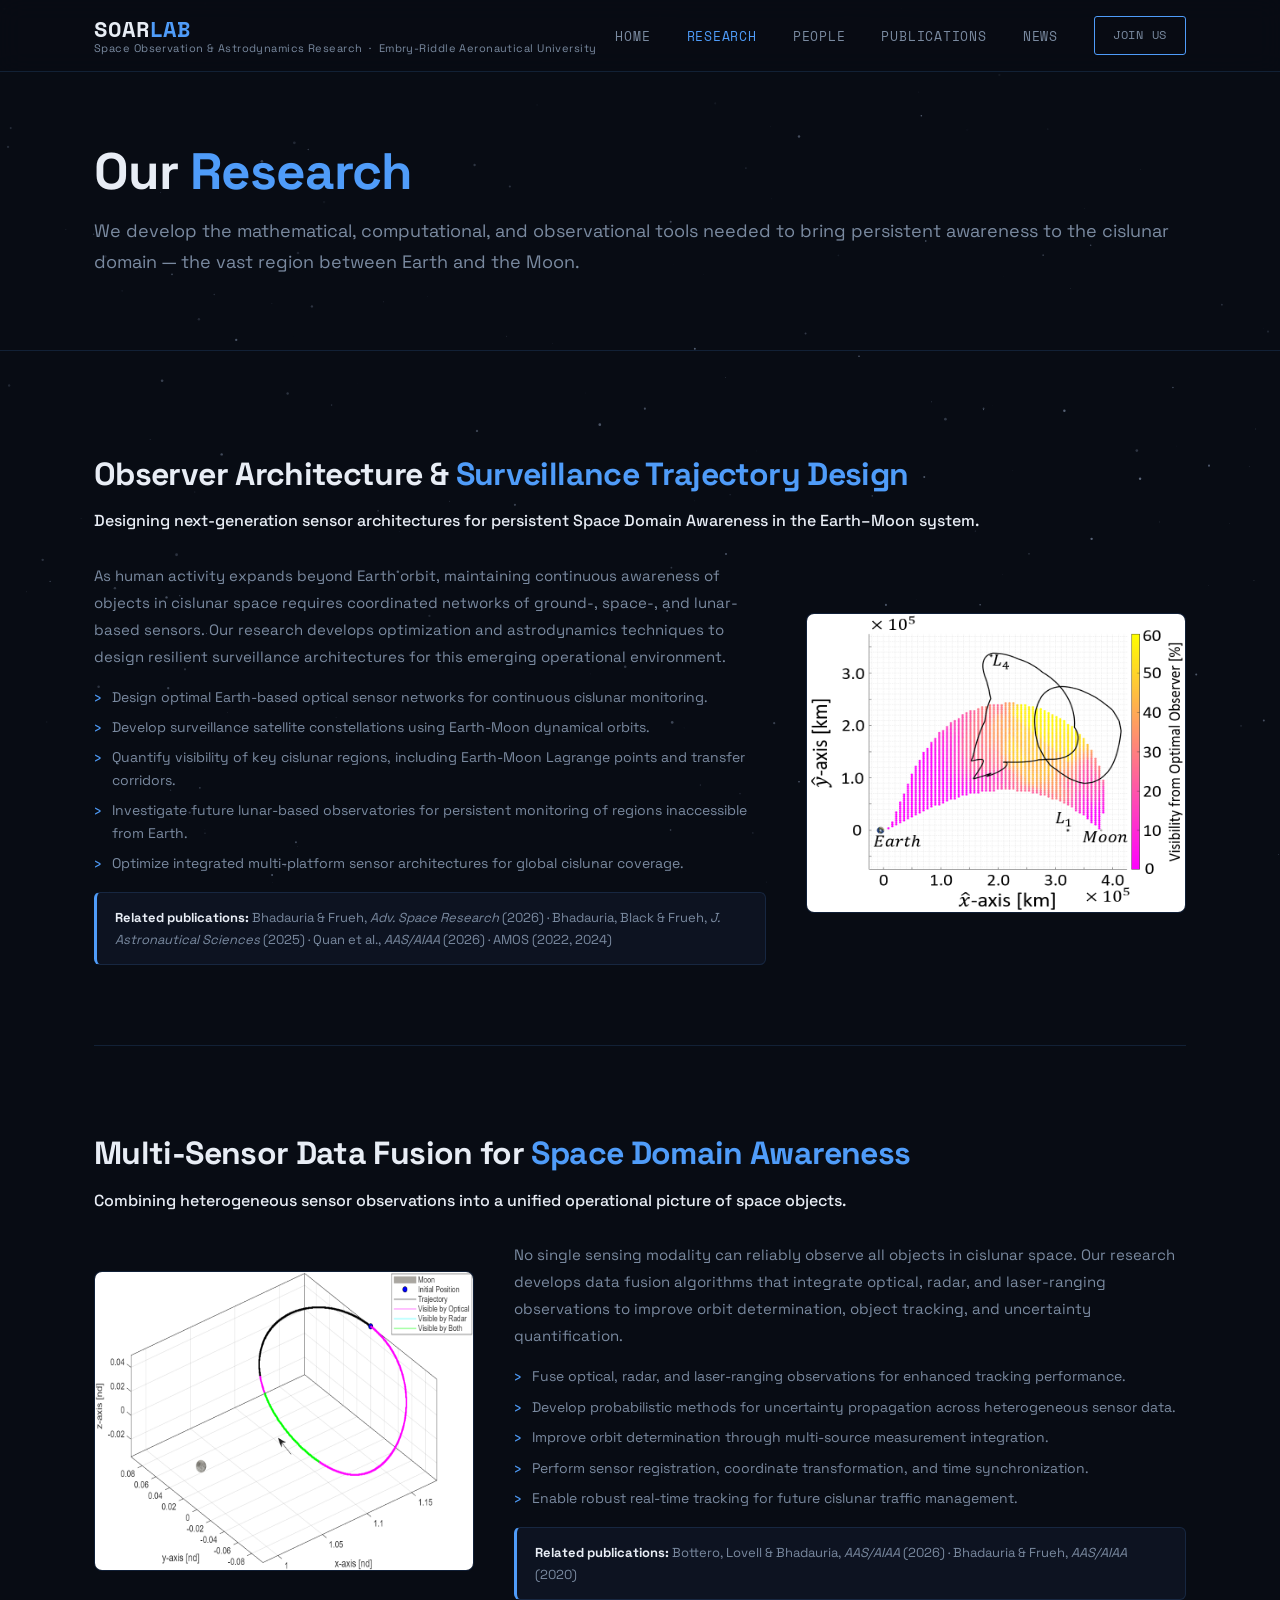
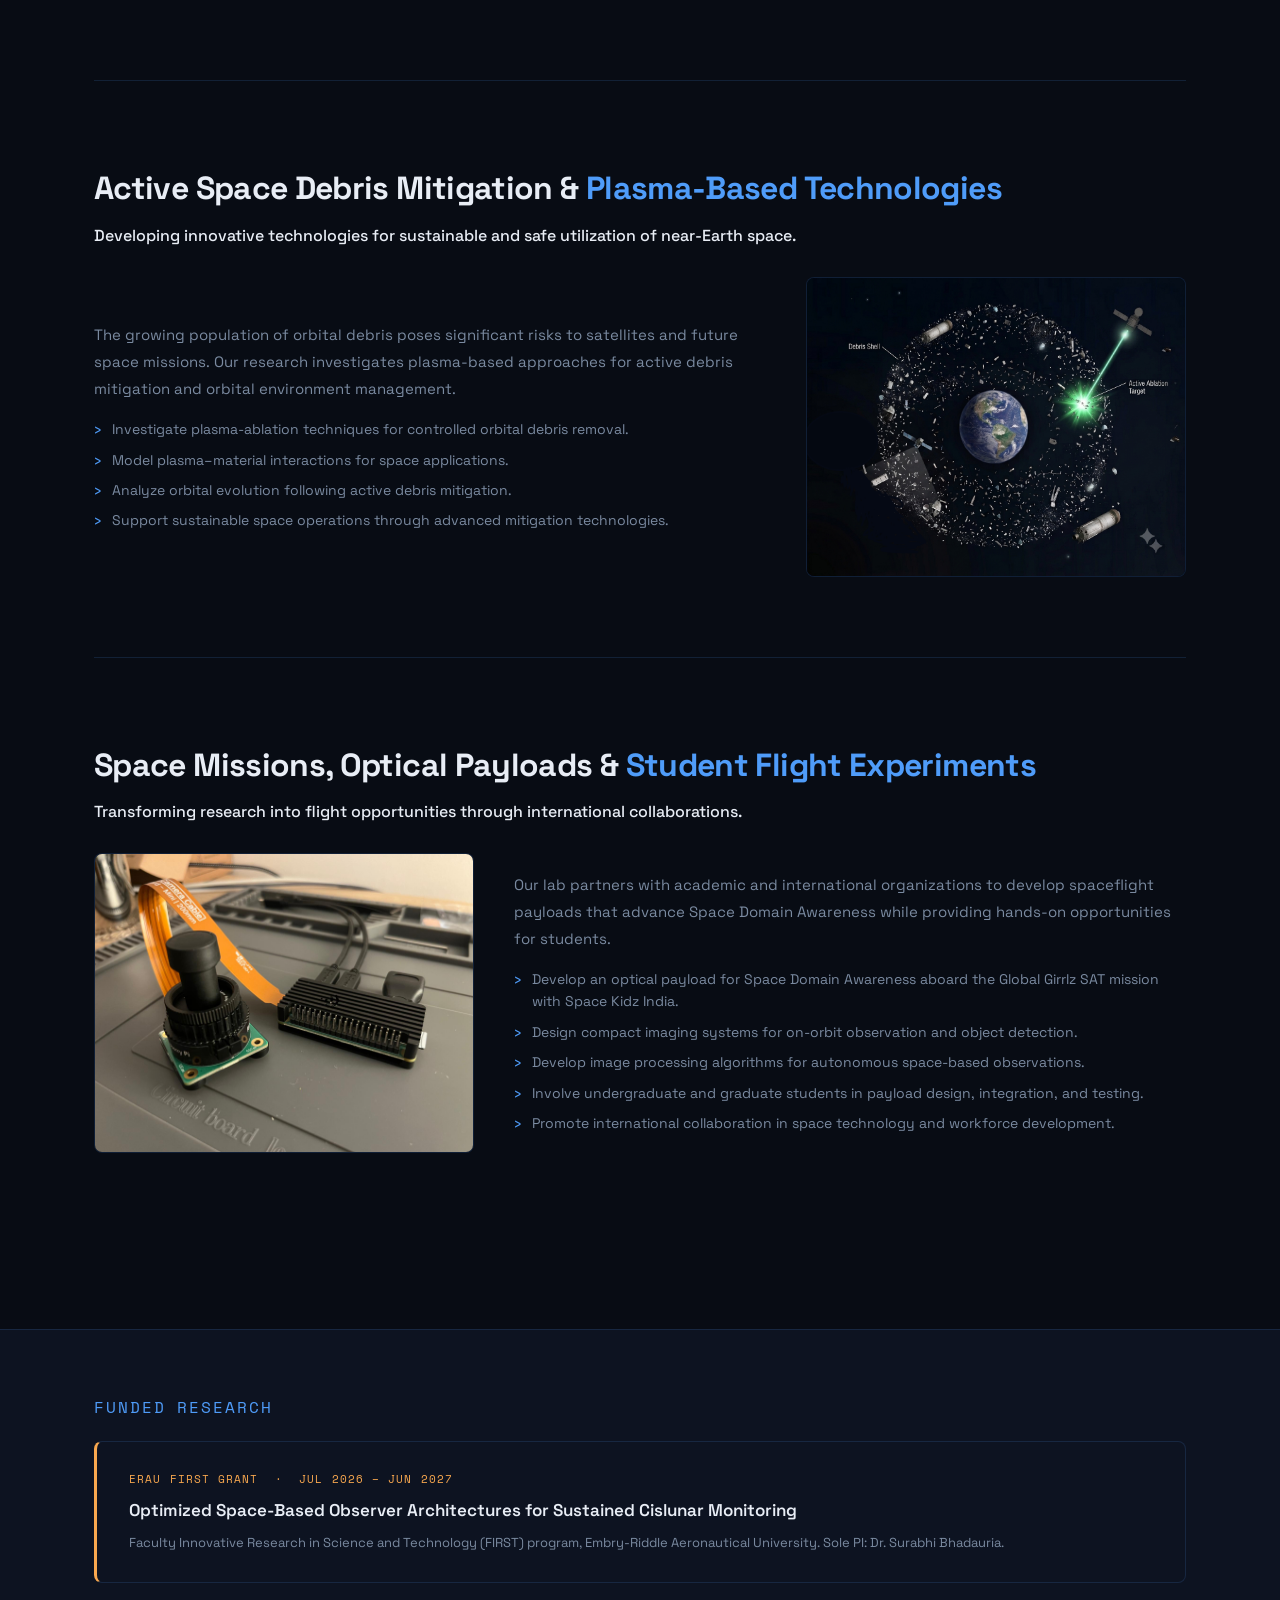
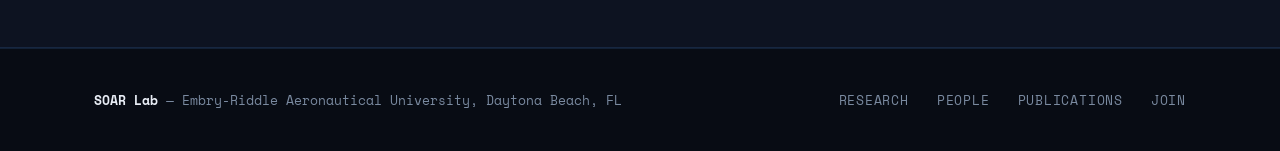
<file: pages/research.html>
<!DOCTYPE html>
<html lang="en">
<head>
  <meta charset="UTF-8"/>
  <meta name="viewport" content="width=device-width, initial-scale=1.0"/>
  <title>Research — SOAR Lab @ ERAU</title>
  <link rel="stylesheet" href="../css/style.css"/>
  <style>
    /* ---- Thrust layout ---- */
    .thrust-block {
      display: grid;
      gap: 40px;
      align-items: center;
      margin-top: 28px;
    }
    .thrust-block.fig-right  { grid-template-columns: 1fr 380px; }
    .thrust-block.fig-left   { grid-template-columns: 380px 1fr; }

    /* Animation frame */
    .anim-frame {
      width: 100%;
      height: 300px;
      border: 1px solid var(--border);
      border-radius: 8px;
      overflow: hidden;
      display: block;
      background: #050914;
    }

    /* Text column */
    .thrust-text p {
      color: var(--text-muted);
      font-size: 15px;
      line-height: 1.8;
      margin-bottom: 0;
    }

    .bullet-list {
      display: flex;
      flex-direction: column;
      gap: 8px;
      margin-top: 16px;
    }
    .bullet-list li {
      font-size: 14px;
      color: var(--text-muted);
      line-height: 1.6;
      padding-left: 18px;
      position: relative;
    }
    .bullet-list li::before {
      content: "›";
      position: absolute;
      left: 0;
      color: var(--accent);
      font-size: 16px;
      line-height: 1.4;
    }

    .pub-ref {
      margin-top: 18px;
      padding: 14px 18px;
      background: var(--bg-card);
      border: 1px solid var(--border);
      border-radius: 6px;
      border-left: 3px solid var(--accent);
      font-size: 13px;
      color: var(--text-muted);
      line-height: 1.65;
    }
    .pub-ref strong { color: var(--text); }

    .thrust-label {
      font-size: 12px;
      letter-spacing: .12em;
      color: var(--accent);
      text-transform: uppercase;
      font-family: var(--font-mono);
      display: block;
      margin-bottom: 10px;
    }
    .thrust-intro {
      font-size: 16px;
      color: var(--text);
      font-weight: 500;
      line-height: 1.55;
      margin-bottom: 6px;
    }

    /* Funded research */
    .funded-card {
      background: var(--bg-card);
      border: 1px solid var(--border);
      border-left: 3px solid var(--accent2);
      border-radius: 8px;
      padding: 28px 32px;
    }
    .funded-label {
      font-family: var(--font-mono);
      font-size: 11px;
      letter-spacing: .1em;
      color: var(--accent2);
      text-transform: uppercase;
      margin-bottom: 10px;
    }
    .funded-card h3 {
      font-size: 17px;
      font-weight: 600;
      margin-bottom: 10px;
      line-height: 1.4;
    }
    .funded-card p {
      font-size: 13px;
      color: var(--text-muted);
      line-height: 1.65;
    }

    /* Responsive */
    @media (max-width: 860px) {
      .thrust-block.fig-right,
      .thrust-block.fig-left  { grid-template-columns: 1fr; }
      .thrust-block.fig-left .anim-frame { order: -1; }
      .anim-frame { height: 240px; }
    }
  </style>
</head>
<body>
<canvas id="starfield"></canvas>

<nav>
  <div class="nav-inner">
    <a href="../index.html" class="nav-logo">
      SOAR<span>LAB</span>
      <small>Space Observation &amp; Astrodynamics Research &nbsp;·&nbsp; Embry-Riddle Aeronautical University</small>
    </a>
    <ul class="nav-links">
      <li><a href="../index.html">Home</a></li>
      <li><a href="research.html">Research</a></li>
      <li><a href="people.html">People</a></li>
      <li><a href="publications.html">Publications</a></li>
      <li><a href="news.html">News</a></li>
      <li><a href="join.html" class="btn" style="padding:8px 18px;font-size:12px;">Join Us</a></li>
    </ul>
    <div class="nav-burger"><span></span><span></span><span></span></div>
  </div>
</nav>

<!-- PAGE HERO -->
<div class="page-hero" style="position:relative;z-index:1;">
  <div class="container">
    <h1>Our <span>Research</span></h1>
    <p style="max-width:100%;">We develop the mathematical, computational, and observational tools needed to bring persistent awareness to the cislunar domain — the vast region between Earth and the Moon.</p>
  </div>
</div>

<section class="section" style="position:relative;z-index:1;">
  <div class="container">

    <!-- ═══ THRUST 01 ═══ -->
    <div style="margin-bottom:80px;">
      <h2 style="font-size:clamp(20px,2.8vw,32px);font-weight:700;letter-spacing:-.02em;margin-bottom:8px;">
        Observer Architecture &amp; <span style="color:var(--accent)">Surveillance Trajectory Design</span>
      </h2>
      <p class="thrust-intro">Designing next-generation sensor architectures for persistent Space Domain Awareness in the Earth–Moon system.</p>

      <div class="thrust-block fig-right">
        <div class="thrust-text">
          <p>As human activity expands beyond Earth orbit, maintaining continuous awareness of objects in cislunar space requires coordinated networks of ground-, space-, and lunar-based sensors. Our research develops optimization and astrodynamics techniques to design resilient surveillance architectures for this emerging operational environment.</p>
          <ul class="bullet-list">
            <li>Design optimal Earth-based optical sensor networks for continuous cislunar monitoring.</li>
            <li>Develop surveillance satellite constellations using Earth-Moon dynamical orbits.</li>
            <li>Quantify visibility of key cislunar regions, including Earth-Moon Lagrange points and transfer corridors.</li>
            <li>Investigate future lunar-based observatories for persistent monitoring of regions inaccessible from Earth.</li>
            <li>Optimize integrated multi-platform sensor architectures for global cislunar coverage.</li>
          </ul>
          <div class="pub-ref">
            <strong>Related publications:</strong> Bhadauria &amp; Frueh, <em>Adv. Space Research</em> (2026) · Bhadauria, Black &amp; Frueh, <em>J. Astronautical Sciences</em> (2025) · Quan et al., <em>AAS/AIAA</em> (2026) · AMOS (2022, 2024)
          </div>
        </div>
        <img class="anim-frame"
     src="../thrust1.png"
     alt="Observer Architecture and Surveillance Trajectory Design">
       <!-- <iframe class="anim-frame" src="../pages/animations/thrust1.html" scrolling="no" loading="lazy" title="Observer Architecture Animation"></iframe> -->
      </div>
    </div>

    <hr class="divider" style="margin-bottom:80px;"/>

    <!-- ═══ THRUST 02 ═══ -->
    <div style="margin-bottom:80px;">
      <h2 style="font-size:clamp(20px,2.8vw,32px);font-weight:700;letter-spacing:-.02em;margin-bottom:8px;">
        Multi-Sensor Data Fusion for <span style="color:var(--accent)">Space Domain Awareness</span>
      </h2>
      <p class="thrust-intro">Combining heterogeneous sensor observations into a unified operational picture of space objects.</p>

      <div class="thrust-block fig-left">
       <!-- <iframe class="anim-frame" src="../pages/animations/thrust2.html" scrolling="no" loading="lazy" title="Multi-Sensor Fusion Animation"></iframe> -->
        <img class="anim-frame"
     src="../thrust22.png"
     alt="Observer Architecture and Surveillance Trajectory Design">
        <div class="thrust-text">
          <p>No single sensing modality can reliably observe all objects in cislunar space. Our research develops data fusion algorithms that integrate optical, radar, and laser-ranging observations to improve orbit determination, object tracking, and uncertainty quantification.</p>
          <ul class="bullet-list">
            <li>Fuse optical, radar, and laser-ranging observations for enhanced tracking performance.</li>
            <li>Develop probabilistic methods for uncertainty propagation across heterogeneous sensor data.</li>
            <li>Improve orbit determination through multi-source measurement integration.</li>
            <li>Perform sensor registration, coordinate transformation, and time synchronization.</li>
            <li>Enable robust real-time tracking for future cislunar traffic management.</li>
          </ul>
          <div class="pub-ref">
            <strong>Related publications:</strong> Bottero, Lovell &amp; Bhadauria, <em>AAS/AIAA</em> (2026) · Bhadauria &amp; Frueh, <em>AAS/AIAA</em> (2020)
          </div>
        </div>
      </div>
    </div>

    <hr class="divider" style="margin-bottom:80px;"/>

    <!-- ═══ THRUST 03 ═══ -->
    <div style="margin-bottom:80px;">
      <h2 style="font-size:clamp(20px,2.8vw,32px);font-weight:700;letter-spacing:-.02em;margin-bottom:8px;">
        Active Space Debris Mitigation &amp; <span style="color:var(--accent)">Plasma-Based Technologies</span>
      </h2>
      <p class="thrust-intro">Developing innovative technologies for sustainable and safe utilization of near-Earth space.</p>

      <div class="thrust-block fig-right">
        <div class="thrust-text">
          <p>The growing population of orbital debris poses significant risks to satellites and future space missions. Our research investigates plasma-based approaches for active debris mitigation and orbital environment management.</p>
          <ul class="bullet-list">
            <li>Investigate plasma-ablation techniques for controlled orbital debris removal.</li>
            <li>Model plasma–material interactions for space applications.</li>
            <li>Analyze orbital evolution following active debris mitigation.</li>
            <li>Support sustainable space operations through advanced mitigation technologies.</li>
          </ul>
        </div>
        <!-- <iframe class="anim-frame" src="../pages/animations/thrust3.html" scrolling="no" loading="lazy" title="Plasma Debris Mitigation Animation"></iframe> -->
        <img class="anim-frame"
     src="../thrust3.png"
     alt="Observer Architecture and Surveillance Trajectory Design">
      </div>
    </div>

    <hr class="divider" style="margin-bottom:80px;"/>

    <!-- ═══ THRUST 04 ═══ -->
    <div style="margin-bottom:80px;">
      <h2 style="font-size:clamp(20px,2.8vw,32px);font-weight:700;letter-spacing:-.02em;margin-bottom:8px;">
        Space Missions, Optical Payloads &amp; <span style="color:var(--accent)">Student Flight Experiments</span>
      </h2>
      <p class="thrust-intro">Transforming research into flight opportunities through international collaborations.</p>

      <div class="thrust-block fig-left">
       <!-- <iframe class="anim-frame" src="../pages/animations/thrust4.html" scrolling="no" loading="lazy" title="Space Missions Animation"></iframe> -->
        <img class="anim-frame"
     src="../thrust42.jpg"
     alt="Observer Architecture and Surveillance Trajectory Design">
        <div class="thrust-text">
          <p>Our lab partners with academic and international organizations to develop spaceflight payloads that advance Space Domain Awareness while providing hands-on opportunities for students.</p>
          <ul class="bullet-list">
            <li>Develop an optical payload for Space Domain Awareness aboard the Global Girrlz SAT mission with Space Kidz India.</li>
            <li>Design compact imaging systems for on-orbit observation and object detection.</li>
            <li>Develop image processing algorithms for autonomous space-based observations.</li>
            <li>Involve undergraduate and graduate students in payload design, integration, and testing.</li>
            <li>Promote international collaboration in space technology and workforce development.</li>
          </ul>
        </div>
      </div>
    </div>

  </div>
</section>

<!-- FUNDED RESEARCH -->
<section class="section-sm" style="position:relative;z-index:1;background:var(--bg-card);border-top:1px solid var(--border);border-bottom:1px solid var(--border);">
  <div class="container">
    <span class="thrust-label" style="margin-bottom:20px;font-size:16px">Funded Research</span>
    <div class="funded-card">
      <div class="funded-label">ERAU FIRST Grant &nbsp;·&nbsp; Jul 2026 – Jun 2027</div>
      <h3>Optimized Space-Based Observer Architectures for Sustained Cislunar Monitoring</h3>
      <p>Faculty Innovative Research in Science and Technology (FIRST) program, Embry-Riddle Aeronautical University. Sole PI: Dr. Surabhi Bhadauria.</p>
    </div>
  </div>
</section>

<footer>
  <div class="container">
    <div class="footer-inner">
      <div class="footer-brand">
        <strong>SOAR Lab</strong> — Embry-Riddle Aeronautical University, Daytona Beach, FL
      </div>
      <div class="footer-links">
        <a href="research.html">Research</a>
        <a href="people.html">People</a>
        <a href="publications.html">Publications</a>
        <a href="join.html">Join</a>
      </div>
    </div>
  </div>
</footer>
<script src="../js/main.js"></script>
</body>
</html>
</file>
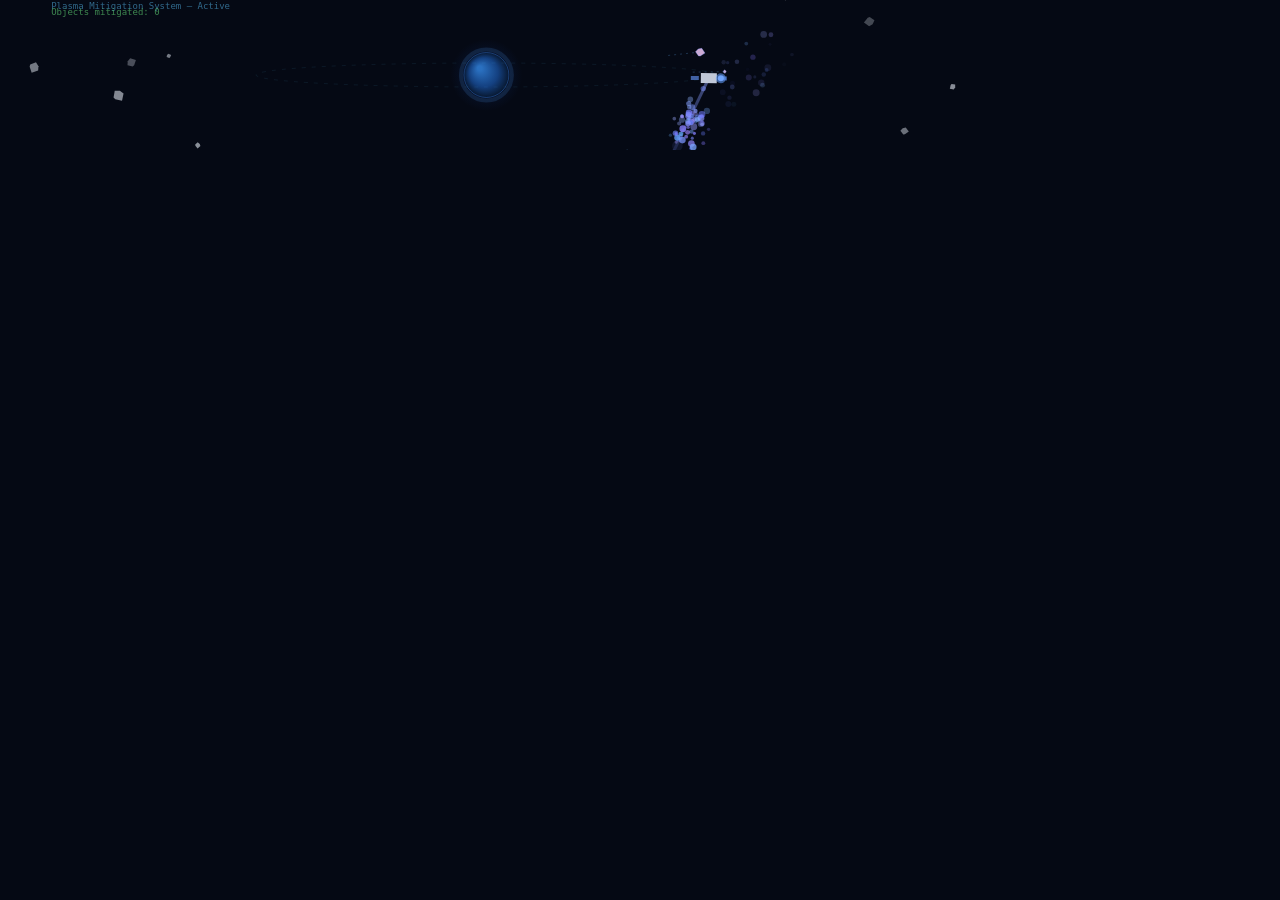
<file: pages/animations/thrust3.html>
<!DOCTYPE html><html><head><meta charset="UTF-8"/>
<style>body,html{margin:0;padding:0;background:#050914;overflow:hidden;}canvas{display:block;width:100%;height:100%;}</style>
</head><body><canvas id="c"></canvas><script>
// Thrust 3 — Active Space Debris Mitigation & Plasma-Based Technologies
const canvas=document.getElementById('c');
const ctx=canvas.getContext('2d');
let W,H,t=0;
function resize(){W=canvas.width=canvas.offsetWidth;H=canvas.height=canvas.offsetHeight;}
window.addEventListener('resize',resize);resize();

function lerp(a,b,t){return a+(b-a)*t;}
function rng(seed){return((Math.sin(seed)*43758.5453)%1+1)%1;}

// Debris pieces
let debris=[];
function initDebris(){
  debris=[];
  for(let i=0;i<28;i++){
    const angle=rng(i*3.1)*Math.PI*2;
    const dist=W*0.24+rng(i*7.3)*W*0.14;
    debris.push({
      id:i,
      x:W*0.38+Math.cos(angle)*dist,
      y:H*0.5+Math.sin(angle)*dist*(0.35+rng(i*2)*0.15),
      vx:(rng(i*11)-0.5)*0.4,
      vy:(rng(i*13)-0.5)*0.15,
      size:1.5+rng(i*5)*4,
      angle:rng(i)*Math.PI*2,
      spin:(rng(i*9)-0.5)*0.03,
      alpha:0.4+rng(i*17)*0.5,
      mitigated:false,
      deorbitProgress:0,
      glowing:0,
    });
  }
}
initDebris();

// Mitigation spacecraft orbit
const scOrbitRx=()=>W*0.18;
const scOrbitRy=()=>H*0.08;
const scX=()=>W*0.38+Math.cos(t*0.25)*scOrbitRx();
const scY=()=>H*0.5+Math.sin(t*0.25)*scOrbitRy();

let plasmaParticles=[];
let mitigationCooldown=0;
let trailPoints=[];

function drawEarth(){
  const x=W*0.38, y=H*0.5, r=Math.min(W,H)*0.15;
  const glow=ctx.createRadialGradient(x,y,r*0.8,x,y,r*1.6);
  glow.addColorStop(0,'rgba(20,80,200,0.12)'); glow.addColorStop(1,'rgba(20,80,200,0)');
  ctx.fillStyle=glow; ctx.beginPath(); ctx.arc(x,y,r*1.6,0,Math.PI*2); ctx.fill();
  const g=ctx.createRadialGradient(x-r*0.3,y-r*0.3,r*0.1,x,y,r);
  g.addColorStop(0,'#2a70c0'); g.addColorStop(0.6,'#144080'); g.addColorStop(1,'#081830');
  ctx.fillStyle=g; ctx.beginPath(); ctx.arc(x,y,r,0,Math.PI*2); ctx.fill();
  // atmo
  ctx.strokeStyle='rgba(80,160,255,0.15)'; ctx.lineWidth=4;
  ctx.beginPath(); ctx.arc(x,y,r+3,0,Math.PI*2); ctx.stroke();
  ctx.strokeStyle='rgba(60,140,255,0.35)'; ctx.lineWidth=1;
  ctx.beginPath(); ctx.arc(x,y,r,0,Math.PI*2); ctx.stroke();
}

function drawSpacecraft(){
  const x=scX(), y=scY();
  const angle=Math.atan2(Math.sin(t*0.25)*scOrbitRy(),Math.cos(t*0.25)*scOrbitRx());
  ctx.save(); ctx.translate(x,y); ctx.rotate(angle);
  // body
  ctx.fillStyle='#c0c8d8';
  ctx.fillRect(-8,-5,16,10);
  // solar panels
  ctx.fillStyle='rgba(80,120,200,0.8)';
  ctx.fillRect(-18,-2,8,4);
  ctx.fillRect(10,-2,8,4);
  // plasma emitter nozzle
  ctx.fillStyle='rgba(140,180,255,0.9)';
  ctx.beginPath(); ctx.arc(12,0,3,0,Math.PI*2); ctx.fill();
  // operational glow
  const pulse=0.3+0.3*Math.sin(t*2);
  ctx.fillStyle=`rgba(100,160,255,${pulse})`;
  ctx.beginPath(); ctx.arc(12,0,5,0,Math.PI*2); ctx.fill();
  ctx.restore();
  // orbit trail
  trailPoints.push({x,y,alpha:0.6});
  if(trailPoints.length>60)trailPoints.shift();
}

function drawPlasma(){
  const x=scX(), y=scY();
  const angle=Math.atan2(Math.sin(t*0.25)*scOrbitRy(),Math.cos(t*0.25)*scOrbitRx());
  // find nearest non-mitigated debris
  let target=null, minD=W*0.25;
  debris.forEach(d=>{
    if(d.mitigated)return;
    const dx=d.x-x, dy=d.y-y, dist=Math.sqrt(dx*dx+dy*dy);
    if(dist<minD){minD=dist;target=d;}
  });
  if(!target)return;
  const toAngle=Math.atan2(target.y-y,target.x-x);
  // plasma plume
  const firingCycle=Math.sin(t*1.5);
  if(firingCycle>0 && minD<W*0.22){
    const pulseN=Math.floor(t*6)%8;
    for(let i=0;i<3;i++){
      const pct=(i/3+t*3)%1;
      const px=lerp(x,target.x,pct*0.8);
      const py=lerp(y,target.y,pct*0.8);
      const spread=(1-pct)*12;
      const alpha=(1-pct)*0.6*firingCycle;
      ctx.fillStyle=`rgba(120,140,255,${alpha})`;
      ctx.beginPath(); ctx.arc(px+(Math.random()-0.5)*spread,py+(Math.random()-0.5)*spread,2+pct*4,0,Math.PI*2); ctx.fill();
    }
    // pulsing jet line
    const p=0.4+0.4*firingCycle;
    const g=ctx.createLinearGradient(x,y,target.x,target.y);
    g.addColorStop(0,`rgba(140,160,255,${p*0.6})`);
    g.addColorStop(0.6,`rgba(100,120,220,${p*0.3})`);
    g.addColorStop(1,'rgba(100,120,220,0)');
    ctx.strokeStyle=g; ctx.lineWidth=3;
    ctx.beginPath(); ctx.moveTo(x,y); ctx.lineTo(target.x,target.y); ctx.stroke();
    // mark debris as glowing
    target.glowing=Math.min(1,target.glowing+0.04);
    if(target.glowing>0.7 && !target.mitigated){
      target.mitigated=true;
    }
  } else {
    if(target)target.glowing=Math.max(0,target.glowing-0.02);
  }
  // spawn plasma particles
  if(target && firingCycle>0.3 && minD<W*0.22){
    for(let i=0;i<2;i++){
      plasmaParticles.push({
        x:lerp(x,target.x,0.3+Math.random()*0.4),
        y:lerp(y,target.y,0.3+Math.random()*0.4),
        vx:(Math.random()-0.5)*1.5,
        vy:(Math.random()-0.5)*1.5,
        alpha:0.8, size:1.5+Math.random()*2,
        color:`rgba(${100+Math.random()*60|0},${120+Math.random()*60|0},255,`
      });
    }
  }
}

function updateDebris(){
  debris.forEach(d=>{
    if(!d.mitigated){
      d.x+=d.vx; d.y+=d.vy; d.angle+=d.spin;
      // wrap
      if(d.x<0)d.x=W; if(d.x>W)d.x=0;
    } else {
      d.deorbitProgress+=0.002;
      // spiral inward
      const ex=W*0.38, ey=H*0.5;
      d.x=lerp(d.x,ex+Math.cos(d.angle)*Math.max(0,(1-d.deorbitProgress)*80),0.01);
      d.y=lerp(d.y,ey+Math.sin(d.angle)*Math.max(0,(1-d.deorbitProgress)*30),0.01);
      d.alpha=Math.max(0,1-d.deorbitProgress*2);
      d.angle+=0.02;
    }
  });
  debris=debris.filter(d=>d.alpha>0.02);
}

function drawDebris(){
  debris.forEach(d=>{
    ctx.save(); ctx.translate(d.x,d.y); ctx.rotate(d.angle);
    const col=d.glowing>0?`rgba(${180+d.glowing*75|0},${180+d.glowing*20|0},${200+d.glowing*55|0},${d.alpha})`:`rgba(160,165,175,${d.alpha})`;
    ctx.fillStyle=col;
    // irregular shapes
    const s=d.size;
    ctx.beginPath();
    ctx.moveTo(-s,0); ctx.lineTo(-s*0.3,-s*1.2); ctx.lineTo(s*0.8,-s*0.5);
    ctx.lineTo(s,-s*0.1); ctx.lineTo(s*0.4,s); ctx.lineTo(-s*0.5,s*0.7);
    ctx.closePath(); ctx.fill();
    if(d.glowing>0.2){
      ctx.strokeStyle=`rgba(140,160,255,${d.glowing*0.6})`; ctx.lineWidth=0.8;
      ctx.stroke();
    }
    ctx.restore();
    // deorbit trail
    if(d.mitigated && d.deorbitProgress>0){
      ctx.strokeStyle=`rgba(100,180,255,${Math.min(d.alpha,0.3)})`; ctx.lineWidth=0.8;
      ctx.setLineDash([2,4]);
      ctx.beginPath(); ctx.moveTo(d.x,d.y);
      ctx.lineTo(d.x+(W*0.38-d.x)*0.15,d.y+(H*0.5-d.y)*0.15);
      ctx.stroke(); ctx.setLineDash([]);
    }
  });
}

function drawPlasmaParticles(){
  plasmaParticles=plasmaParticles.filter(p=>p.alpha>0.03);
  plasmaParticles.forEach(p=>{
    p.x+=p.vx; p.y+=p.vy; p.alpha-=0.018;
    ctx.fillStyle=p.color+p.alpha+')';
    ctx.beginPath(); ctx.arc(p.x,p.y,p.size,0,Math.PI*2); ctx.fill();
  });
}

function drawOrbitPath(){
  const x=W*0.38, y=H*0.5;
  ctx.strokeStyle='rgba(92,200,255,0.1)'; ctx.lineWidth=0.8;
  ctx.setLineDash([4,6]);
  ctx.beginPath(); ctx.ellipse(x,y,scOrbitRx(),scOrbitRy(),0,0,Math.PI*2); ctx.stroke();
  ctx.setLineDash([]);
}

function drawTrail(){
  trailPoints.forEach((p,i)=>{
    p.alpha-=0.012;
    ctx.fillStyle=`rgba(92,200,255,${Math.max(0,p.alpha)})`;
    ctx.beginPath(); ctx.arc(p.x,p.y,1.2,0,Math.PI*2); ctx.fill();
  });
  trailPoints=trailPoints.filter(p=>p.alpha>0);
}

// Overlay
function drawOverlay(){
  const mitigated=28-debris.length;
  ctx.fillStyle='rgba(92,200,255,0.5)';
  ctx.font=`${Math.max(9,H*0.018)}px monospace`;
  ctx.fillText(`Plasma Mitigation System — Active`,W*0.04,H*0.06);
  ctx.fillStyle='rgba(100,220,120,0.6)';
  ctx.fillText(`Objects mitigated: ${mitigated}`,W*0.04,H*0.1);
}

function frame(){
  t+=0.016;
  ctx.fillStyle='#050914'; ctx.fillRect(0,0,W,H);
  drawEarth();
  drawOrbitPath();
  drawTrail();
  updateDebris();
  drawDebris();
  drawPlasma();
  drawPlasmaParticles();
  drawSpacecraft();
  drawOverlay();
  // respawn if all mitigated
  if(debris.length<4){setTimeout(initDebris,2000);}
  requestAnimationFrame(frame);
}
frame();
</script></body></html>
</file>
<file: css/style.css>
/* ========================================
   SDA LAB — Space Domain Awareness Lab
   Embry-Riddle Aeronautical University
   ======================================== */

@import url('https://fonts.googleapis.com/css2?family=Space+Grotesk:wght@300;400;500;600;700&family=Space+Mono:wght@400;700&display=swap');

/* ---- TOKENS ---- */
:root {
  --bg:          #080c14;
  --bg-card:     #0d1321;
  --bg-card2:    #111827;
  --accent:      #4f9cf9;        /* orbital-blue */
  --accent2:     #f9a84f;        /* ERAU gold */
  --text:        #e8edf5;
  --text-muted:  #7a8aa0;
  --border:      rgba(79,156,249,0.15);
  --font-display: 'Space Grotesk', sans-serif;
  --font-mono:    'Space Mono', monospace;
  --nav-h:       72px;
}

/* ---- RESET ---- */
*, *::before, *::after { box-sizing: border-box; margin: 0; padding: 0; }
html { scroll-behavior: smooth; }
body {
  background: var(--bg);
  color: var(--text);
  font-family: var(--font-display);
  font-size: 16px;
  line-height: 1.7;
  -webkit-font-smoothing: antialiased;
}
a { color: var(--accent); text-decoration: none; }
a:hover { color: #7db8fb; }
img { max-width: 100%; display: block; }
ul { list-style: none; }

/* ---- UTILITY ---- */
.container { max-width: 1140px; margin: 0 auto; padding: 0 24px; }
.section    { padding: 96px 0; }
.section-sm { padding: 64px 0; }
.tag {
  font-family: var(--font-mono);
  font-size: 11px;
  letter-spacing: .18em;
  text-transform: uppercase;
  color: var(--accent);
  display: block;
  margin-bottom: 14px;
}
.btn {
  display: inline-block;
  padding: 12px 28px;
  border: 1.5px solid var(--accent);
  color: var(--accent);
  border-radius: 3px;
  font-family: var(--font-mono);
  font-size: 13px;
  letter-spacing: .08em;
  transition: background .2s, color .2s;
}
.btn:hover { background: var(--accent); color: var(--bg); }
.btn-gold {
  border-color: var(--accent2);
  color: var(--accent2);
}
.btn-gold:hover { background: var(--accent2); color: var(--bg); }

/* ---- STARFIELD CANVAS ---- */
#starfield {
  position: fixed; top: 0; left: 0;
  width: 100%; height: 100%;
  pointer-events: none;
  z-index: 0;
  opacity: .45;
}

/* ---- NAV ---- */
nav {
  position: fixed; top: 0; left: 0; right: 0;
  height: var(--nav-h);
  background: rgba(8,12,20,.88);
  backdrop-filter: blur(12px);
  border-bottom: 1px solid var(--border);
  z-index: 100;
  display: flex; align-items: center;
}
.nav-inner {
  display: flex; align-items: center;
  justify-content: space-between;
  width: 100%; max-width: 1140px;
  margin: 0 auto; padding: 0 24px;
}
.nav-logo {
  font-family: var(--font-mono);
  font-size: 22px;
  font-weight: 700;
  color: var(--text);
  letter-spacing: .04em;
  line-height: 1.2;
}
.nav-logo span { color: var(--accent); }
.nav-logo small {
  display: block;
  font-size: 11px;
  font-weight: 400;
  color: var(--text-muted);
  letter-spacing: .04em;
  font-family: var(--font-display);
}
.nav-links {
  display: flex; gap: 36px; align-items: center;
}
.nav-links a {
  font-size: 13px;
  letter-spacing: .06em;
  color: var(--text-muted);
  font-family: var(--font-mono);
  transition: color .2s;
  text-transform: uppercase;
}
.nav-links a:hover,
.nav-links a.active { color: var(--accent); }
.nav-burger { display: none; cursor: pointer; flex-direction: column; gap: 5px; }
.nav-burger span {
  display: block; width: 24px; height: 2px;
  background: var(--text); border-radius: 2px;
  transition: .3s;
}

/* ---- HERO ---- */
.hero {
  position: relative;
  min-height: 100vh;
  display: flex; align-items: center;
  padding-top: var(--nav-h);
  overflow: hidden;
  z-index: 1;
}
.hero-grid {
  display: grid;
  grid-template-columns: 1fr 1fr;
  gap: 64px;
  align-items: center;
}
.hero-eyebrow {
  font-family: var(--font-mono);
  font-size: 12px;
  letter-spacing: .2em;
  text-transform: uppercase;
  color: var(--accent);
  margin-bottom: 20px;
}
.hero h1 {
  font-size: clamp(36px, 5vw, 64px);
  font-weight: 700;
  line-height: 1.1;
  letter-spacing: -.02em;
  margin-bottom: 24px;
}
.hero h1 em {
  font-style: normal;
  color: var(--accent);
}
.hero-sub {
  font-size: 18px;
  color: var(--text-muted);
  line-height: 1.7;
  margin-bottom: 40px;
  max-width: 480px;
}
.hero-cta { display: flex; gap: 16px; flex-wrap: wrap; }

/* orbit diagram */
.orbit-wrap {
  position: relative;
  width: 420px; height: 420px;
  margin: 0 auto;
}
.orbit-wrap svg { width: 100%; height: 100%; }

/* ---- STATS BAR ---- */
.stats-bar {
  position: relative; z-index: 1;
  border-top: 1px solid var(--border);
  border-bottom: 1px solid var(--border);
  background: var(--bg-card);
}
.stats-inner {
  display: grid;
  grid-template-columns: repeat(4, 1fr);
}
.stat-item {
  padding: 32px 24px;
  border-right: 1px solid var(--border);
}
.stat-item:last-child { border-right: none; }
.stat-num {
  font-family: var(--font-mono);
  font-size: 36px;
  font-weight: 700;
  color: var(--accent);
  line-height: 1;
}
.stat-label {
  font-size: 13px;
  color: var(--text-muted);
  margin-top: 6px;
}

/* ---- SECTION HEADINGS ---- */
.section-head { margin-bottom: 56px; }
.section-head h2 {
  font-size: clamp(28px, 3.5vw, 42px);
  font-weight: 700;
  letter-spacing: -.02em;
  line-height: 1.15;
}
.section-head h2 span { color: var(--accent); }
.section-head p {
  margin-top: 16px;
  color: var(--text-muted);
  max-width: 560px;
  font-size: 17px;
}

/* ---- RESEARCH CARDS ---- */
.research-grid {
  display: grid;
  grid-template-columns: repeat(3, 1fr);
  gap: 24px;
}
.research-card {
  background: var(--bg-card);
  border: 1px solid var(--border);
  border-radius: 6px;
  padding: 36px 28px;
  transition: border-color .3s, transform .3s;
  position: relative;
  overflow: hidden;
}
.research-card::before {
  content: '';
  position: absolute; top: 0; left: 0; right: 0;
  height: 2px;
  background: linear-gradient(90deg, var(--accent), transparent);
  opacity: 0;
  transition: opacity .3s;
}
.research-card:hover { border-color: var(--accent); transform: translateY(-4px); }
.research-card:hover::before { opacity: 1; }
.research-icon {
  font-size: 28px;
  margin-bottom: 20px;
  display: block;
}
.research-card h3 {
  font-size: 18px;
  font-weight: 600;
  margin-bottom: 12px;
}
.research-card p {
  font-size: 14px;
  color: var(--text-muted);
  line-height: 1.7;
}

/* ---- TEAM ---- */
.team-grid {
  display: grid;
  grid-template-columns: repeat(auto-fill, minmax(200px, 1fr));
  gap: 28px;
}
.team-card {
  background: var(--bg-card);
  border: 1px solid var(--border);
  border-radius: 6px;
  overflow: hidden;
  transition: border-color .3s, transform .3s;
  text-align: center;
}
.team-card:hover { border-color: var(--accent); transform: translateY(-4px); }
.team-photo {
  width: 100%; aspect-ratio: 1/1;
  background: var(--bg-card2);
  display: flex; align-items: center; justify-content: center;
  font-size: 48px;
  color: var(--text-muted);
  overflow: hidden;
}
.team-photo img { width: 100%; height: 100%; object-fit: cover; }
.team-info { padding: 18px 14px; }
.team-name {
  font-weight: 600;
  font-size: 15px;
  margin-bottom: 4px;
}
.team-role {
  font-size: 12px;
  color: var(--accent);
  font-family: var(--font-mono);
  letter-spacing: .06em;
}

/* ---- PUBLICATIONS ---- */
.pub-list { display: flex; flex-direction: column; gap: 20px; }
.pub-item {
  background: var(--bg-card);
  border: 1px solid var(--border);
  border-radius: 6px;
  padding: 24px 28px;
  display: grid;
  grid-template-columns: auto 1fr;
  gap: 20px;
  align-items: start;
  transition: border-color .3s;
}
.pub-item:hover { border-color: var(--accent); }
.pub-year {
  font-family: var(--font-mono);
  font-size: 13px;
  color: var(--accent);
  white-space: nowrap;
  padding-top: 2px;
}
.pub-title {
  font-weight: 600;
  font-size: 15px;
  margin-bottom: 6px;
}
.pub-authors {
  font-size: 13px;
  color: var(--text-muted);
  margin-bottom: 6px;
}
.pub-journal {
  font-size: 13px;
  color: var(--accent2);
  font-style: italic;
}
.pub-doi {
  font-family: var(--font-mono);
  font-size: 12px;
  color: var(--text-muted);
  margin-top: 8px;
  display: inline-block;
}

/* ---- NEWS ---- */
.news-grid {
  display: grid;
  grid-template-columns: repeat(3, 1fr);
  gap: 24px;
}
.news-card {
  background: var(--bg-card);
  border: 1px solid var(--border);
  border-radius: 6px;
  padding: 28px;
  transition: border-color .3s, transform .3s;
}
.news-card:hover { border-color: var(--accent); transform: translateY(-4px); }
.news-date {
  font-family: var(--font-mono);
  font-size: 11px;
  letter-spacing: .12em;
  color: var(--accent);
  text-transform: uppercase;
  margin-bottom: 12px;
}
.news-card h3 { font-size: 16px; font-weight: 600; margin-bottom: 10px; line-height: 1.4; }
.news-card p { font-size: 14px; color: var(--text-muted); line-height: 1.65; }

/* ---- JOIN ---- */
.join-grid {
  display: grid;
  grid-template-columns: 1fr 1fr;
  gap: 56px;
  align-items: start;
}
.join-text h2 {
  font-size: clamp(26px, 3vw, 38px);
  font-weight: 700;
  margin-bottom: 20px;
  line-height: 1.2;
}
.join-text p { color: var(--text-muted); font-size: 16px; margin-bottom: 16px; }
.position-list { display: flex; flex-direction: column; gap: 16px; }
.position-item {
  background: var(--bg-card);
  border: 1px solid var(--border);
  border-radius: 6px;
  padding: 20px 22px;
  border-left: 3px solid var(--accent);
}
.position-item h4 { font-size: 15px; font-weight: 600; margin-bottom: 6px; }
.position-item p { font-size: 13px; color: var(--text-muted); line-height: 1.6; }

/* ---- CONTACT ---- */
.contact-card {
  background: var(--bg-card);
  border: 1px solid var(--border);
  border-radius: 8px;
  padding: 48px;
  max-width: 680px;
  margin: 0 auto;
  text-align: center;
}
.contact-card h2 { font-size: 28px; font-weight: 700; margin-bottom: 16px; }
.contact-card p { color: var(--text-muted); margin-bottom: 32px; font-size: 16px; }
.contact-details {
  display: flex;
  flex-direction: column;
  gap: 12px;
  text-align: left;
  background: var(--bg);
  border-radius: 6px;
  padding: 24px 28px;
  margin-bottom: 28px;
}
.contact-row {
  display: flex; gap: 12px; align-items: flex-start;
  font-size: 15px;
}
.contact-row strong {
  min-width: 90px;
  color: var(--text-muted);
  font-family: var(--font-mono);
  font-size: 12px;
  letter-spacing: .08em;
  text-transform: uppercase;
  padding-top: 2px;
}

/* ---- FOOTER ---- */
footer {
  border-top: 1px solid var(--border);
  padding: 40px 0;
  position: relative; z-index: 1;
}
.footer-inner {
  display: flex;
  justify-content: space-between;
  align-items: center;
  flex-wrap: wrap;
  gap: 16px;
}
.footer-brand {
  font-family: var(--font-mono);
  font-size: 13px;
  color: var(--text-muted);
}
.footer-brand strong { color: var(--text); }
.footer-links {
  display: flex; gap: 28px;
}
.footer-links a {
  font-size: 13px;
  font-family: var(--font-mono);
  color: var(--text-muted);
  text-transform: uppercase;
  letter-spacing: .06em;
  transition: color .2s;
}
.footer-links a:hover { color: var(--accent); }

/* ---- PAGE HERO (inner pages) ---- */
.page-hero {
  padding: calc(var(--nav-h) + 72px) 0 72px;
  position: relative; z-index: 1;
  border-bottom: 1px solid var(--border);
}
.page-hero h1 {
  font-size: clamp(32px, 4vw, 52px);
  font-weight: 700;
  letter-spacing: -.02em;
  margin-bottom: 16px;
  line-height: 1.1;
}
.page-hero h1 span { color: var(--accent); }
.page-hero p { color: var(--text-muted); font-size: 18px; max-width: 560px; }

/* ---- DIVIDER ---- */
.divider {
  border: none;
  border-top: 1px solid var(--border);
  margin: 0;
}

/* ---- RESPONSIVE ---- */
@media (max-width: 900px) {
  .hero-grid { grid-template-columns: 1fr; text-align: center; }
  .hero-sub { margin: 0 auto 40px; }
  .hero-cta { justify-content: center; }
  .orbit-wrap { width: 280px; height: 280px; }
  .research-grid { grid-template-columns: 1fr 1fr; }
  .news-grid { grid-template-columns: 1fr 1fr; }
  .stats-inner { grid-template-columns: 1fr 1fr; }
  .join-grid { grid-template-columns: 1fr; }
}
@media (max-width: 600px) {
  .research-grid { grid-template-columns: 1fr; }
  .news-grid { grid-template-columns: 1fr; }
  .stats-inner { grid-template-columns: 1fr 1fr; }
  .nav-links { display: none; }
  .nav-links.open {
    display: flex; flex-direction: column;
    position: absolute; top: var(--nav-h); left: 0; right: 0;
    background: var(--bg-card);
    padding: 24px;
    gap: 20px;
    border-bottom: 1px solid var(--border);
  }
  .nav-burger { display: flex; }
  .contact-card { padding: 32px 20px; }
  .team-grid { grid-template-columns: repeat(2, 1fr); }
  .pub-item { grid-template-columns: 1fr; gap: 8px; }
}
</file>
